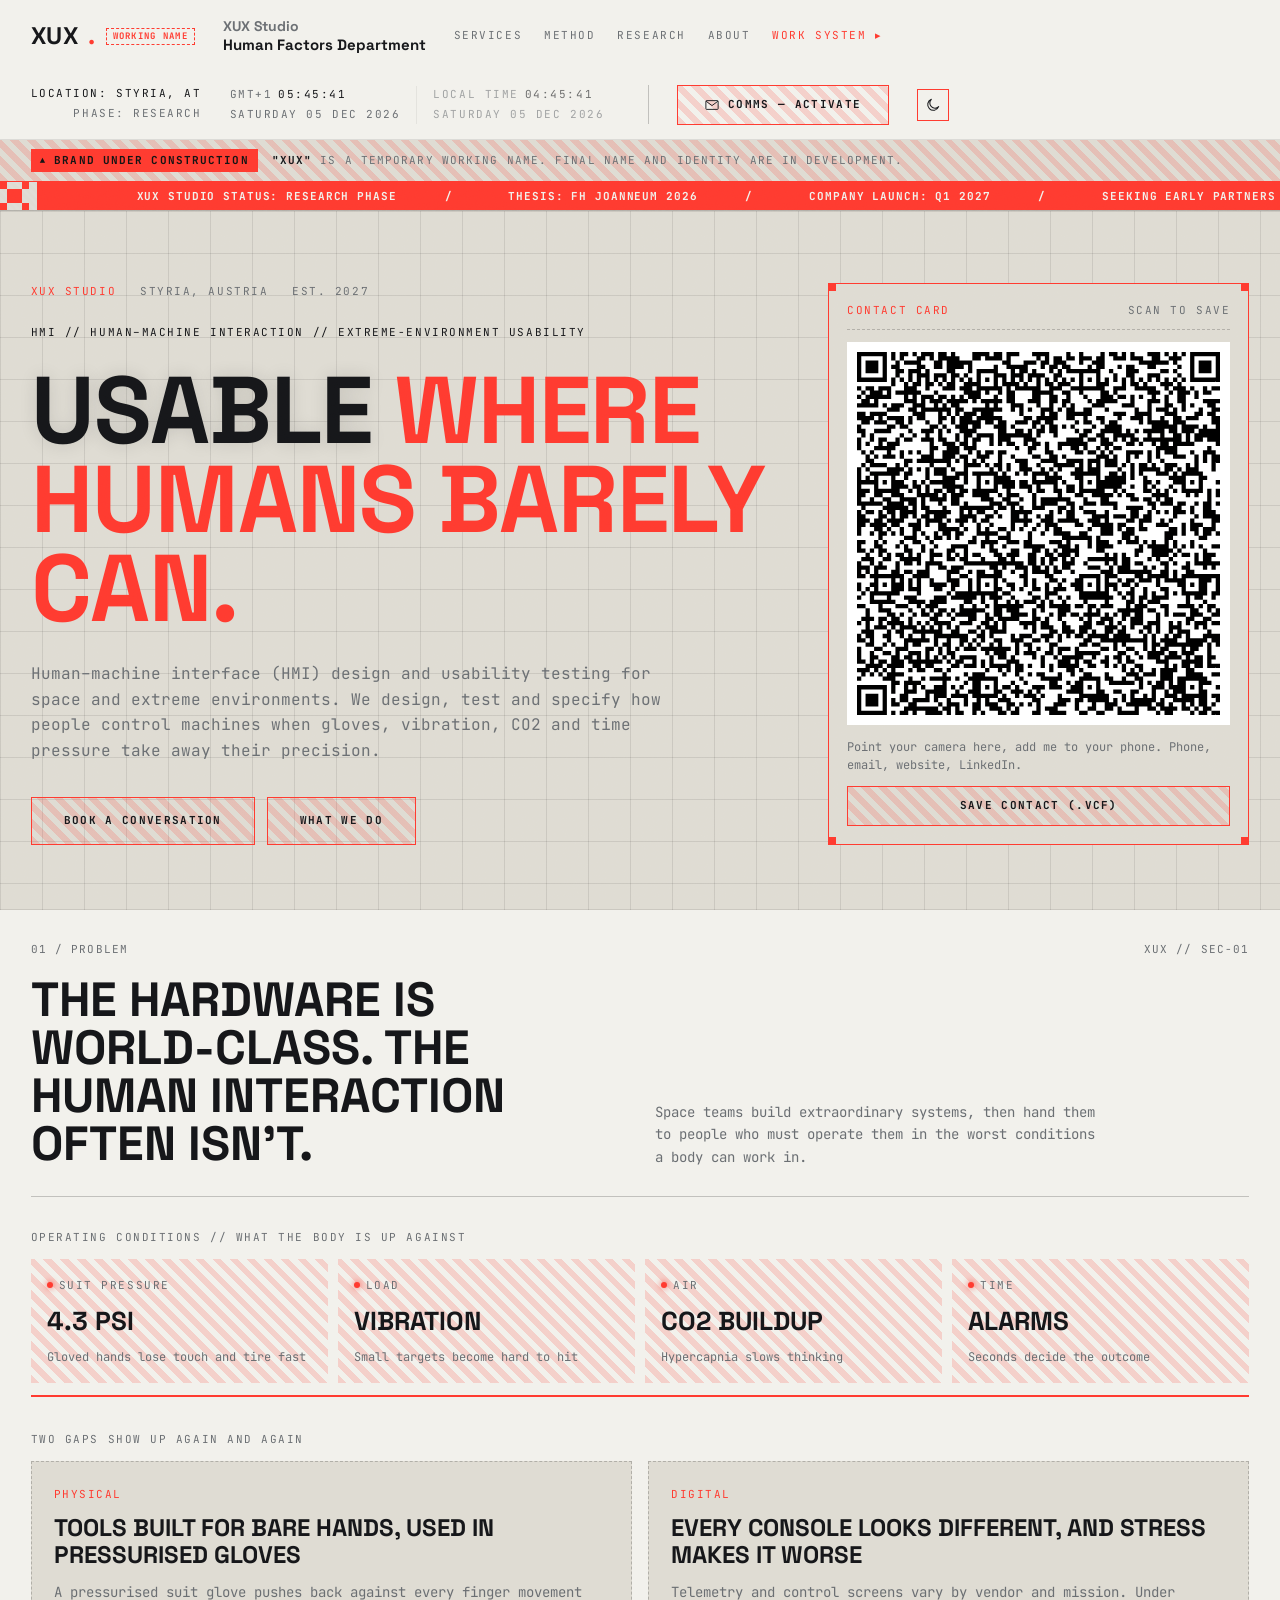
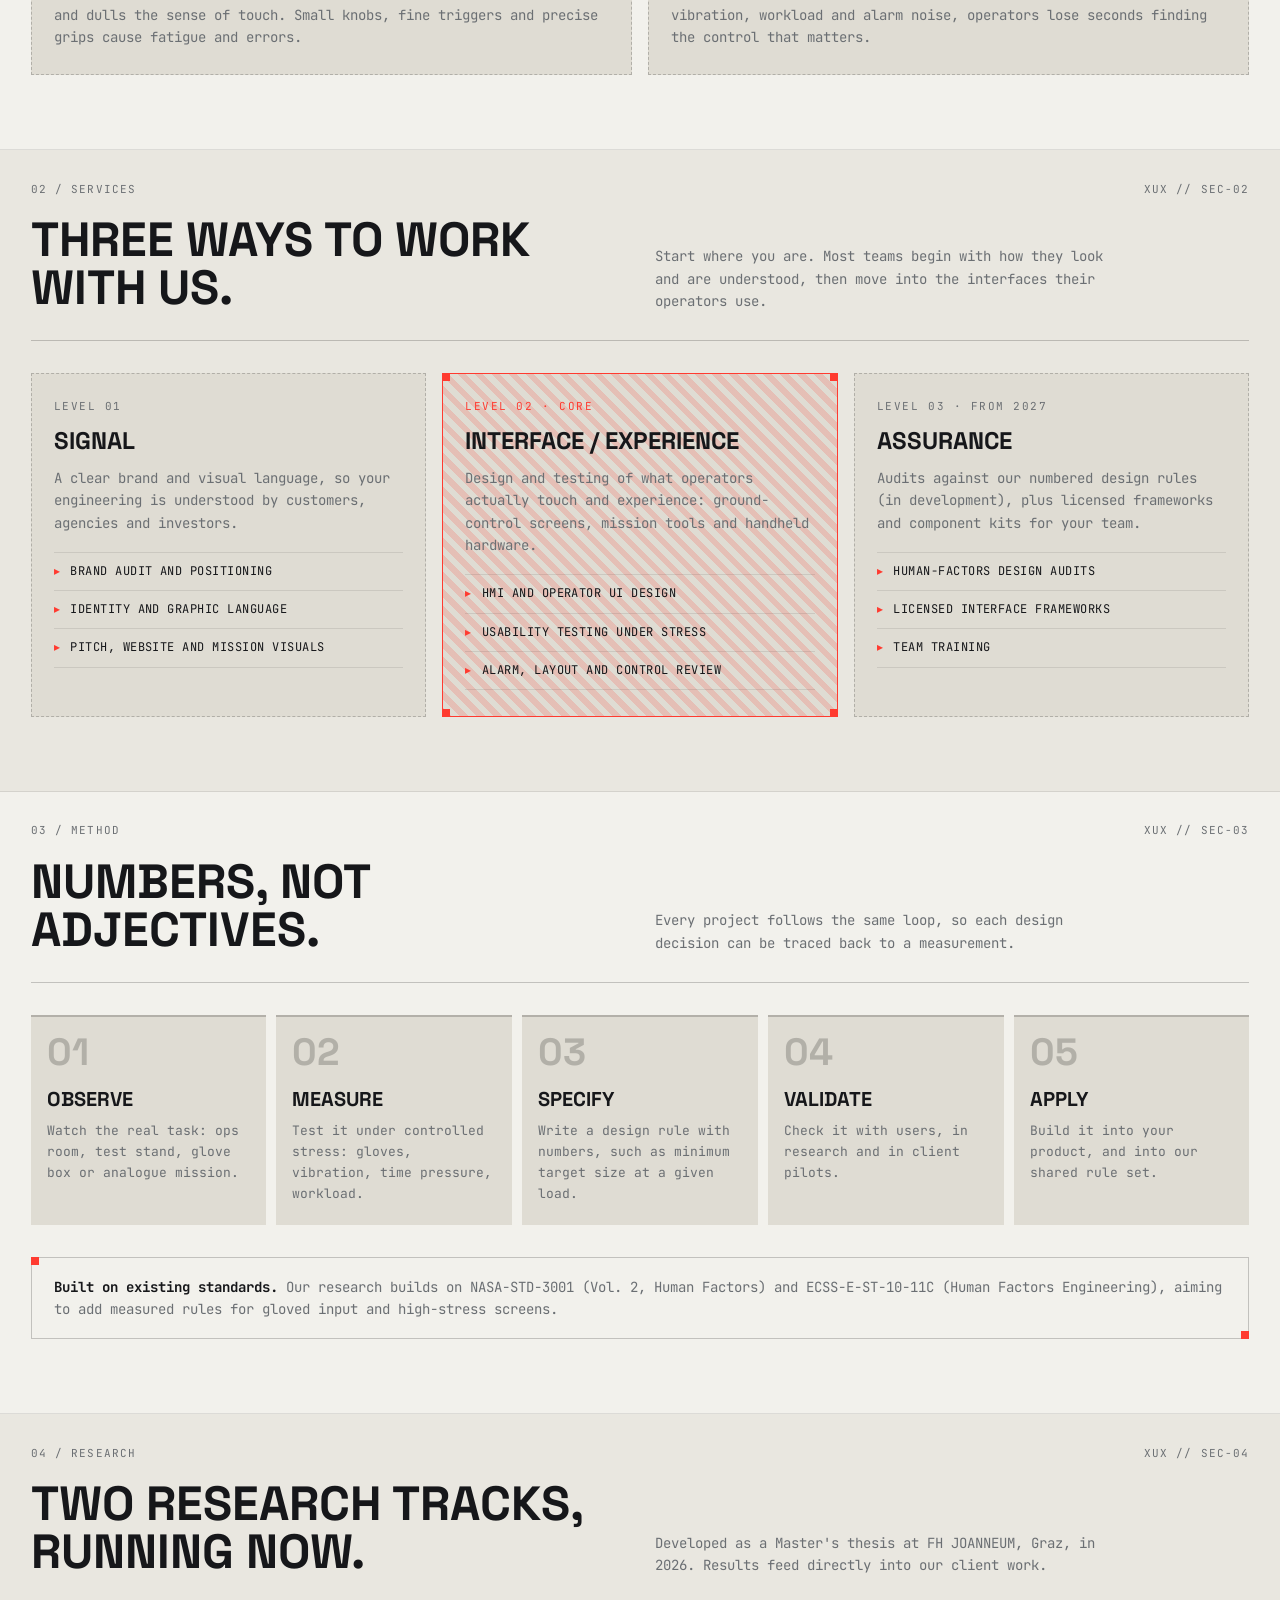
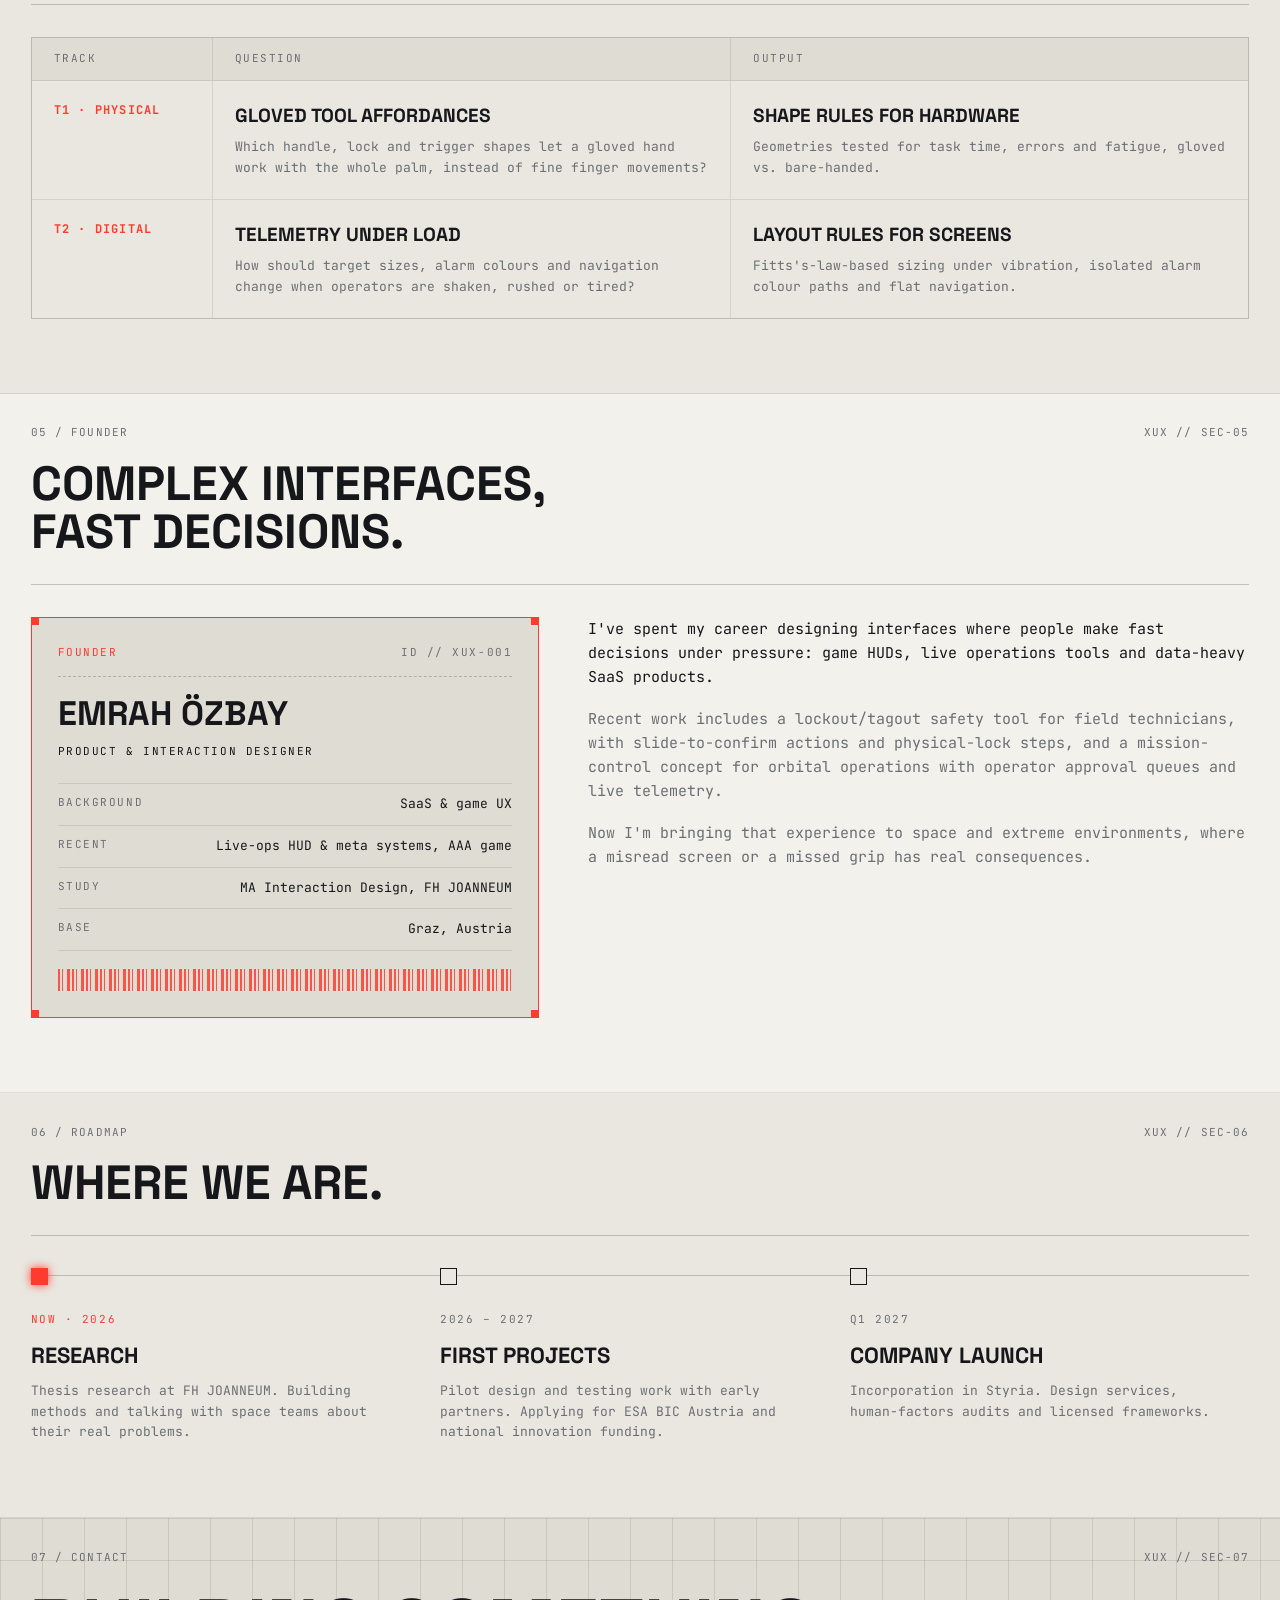
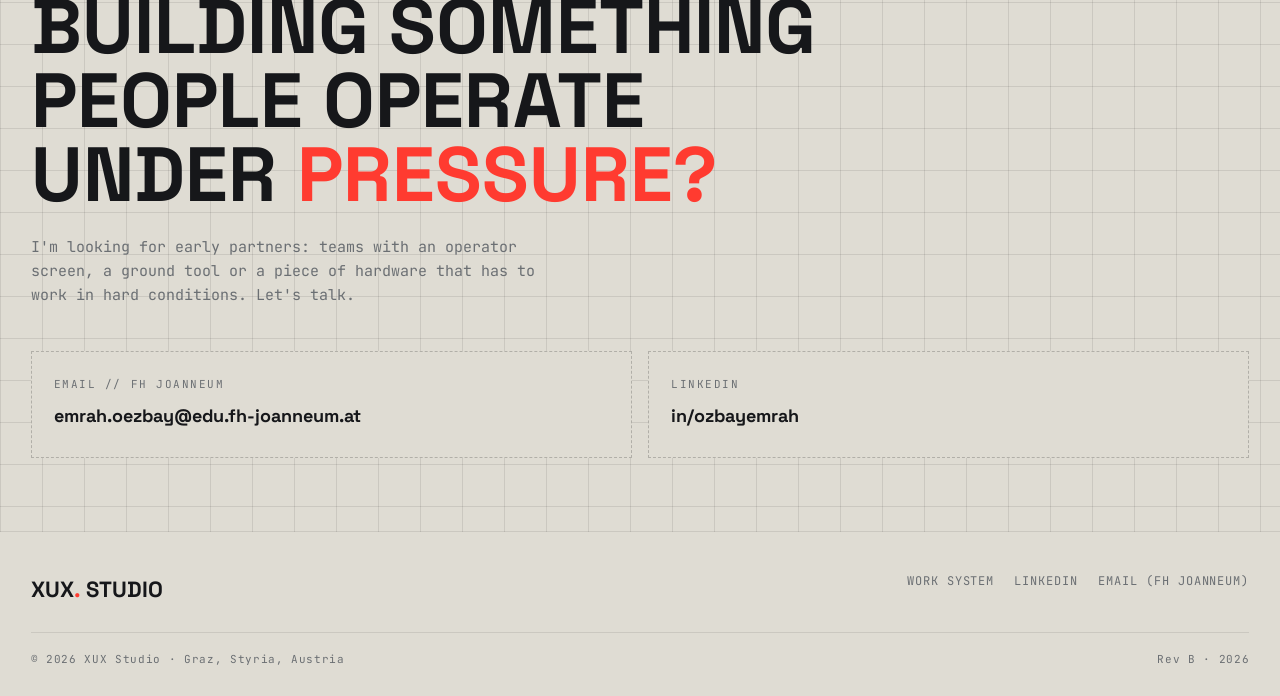
<file: index.html>
<!doctype html>
<html lang="en">
<head>
<meta charset="utf-8">
<meta name="viewport" content="width=device-width, initial-scale=1">
<title>XUX Studio (working name) — Usable where humans barely can</title>
<meta name="description" content="Human-factors and interface design for space and extreme environments. Styria, Austria. XUX is a temporary working name — brand under construction.">
<meta property="og:title" content="XUX Studio (working name) — Usable where humans barely can">
<meta property="og:description" content="Human-factors and interface design for space and extreme environments.">

<!-- same mono/display pairing as the design/ portfolio, self-hosted -->
<link rel="stylesheet" href="assets/fonts/fonts.css">
<script>
  try { if (localStorage.getItem("theme") !== "dark") document.documentElement.setAttribute("data-theme", "light"); } catch (e) {}
</script>
<style>
  /* =========================================================
     XUX — built on the OZBAY industrial / HUD portfolio system
     (design/styles.css): two typefaces, one accent, grid lines,
     brackets and status text.
     ========================================================= */
  :root {
    --bg: #141414;
    --bg-panel: #1a1a1a;
    --bg-panel-alt: #101010;
    --fg: #ededed;
    --muted: #8a8f93;
    --line: rgba(255, 255, 255, 0.09);
    --line-strong: rgba(255, 255, 255, 0.18);
    --accent: #ffffff;
    --accent-dim: rgba(255, 255, 255, 0.14);
    --accent-fg: #141414;
    --hazard: #ff3b30;
    --hazard-dim: rgba(255, 59, 48, 0.18);
    --mono: "JetBrains Mono", ui-monospace, "SFMono-Regular", Menlo, Consolas, monospace;
    --display: "Space Grotesk", var(--mono);
    --gap: clamp(16px, 2.4vw, 32px);
    --stripe: repeating-linear-gradient(45deg, var(--hazard-dim), var(--hazard-dim) 6px, transparent 6px, transparent 12px);
  }
  :root[data-theme="light"] {
    --bg: #f2f1ec;
    --bg-panel: #e9e7e0;
    --bg-panel-alt: #dfdcd3;
    --fg: #16171a;
    --muted: #6b6f73;
    --line: rgba(0, 0, 0, 0.09);
    --line-strong: rgba(0, 0, 0, 0.2);
    --accent: #16171a;
    --accent-dim: rgba(0, 0, 0, 0.12);
    --accent-fg: #f2f1ec;
  }

  * { box-sizing: border-box; margin: 0; padding: 0; }
  html { scroll-behavior: smooth; }
  body {
    background: var(--bg);
    color: var(--fg);
    font-family: var(--mono);
    font-size: 14px;
    line-height: 1.6;
    -webkit-font-smoothing: antialiased;
  }
  ::selection { background: var(--accent); color: var(--accent-fg); }
  a { color: inherit; text-decoration: none; }

  .label {
    font-family: var(--mono);
    font-size: 11px;
    letter-spacing: 0.14em;
    text-transform: uppercase;
    color: var(--muted);
  }
  .label--hz { color: var(--hazard); }
  .label--fg { color: var(--fg); }

  /* ---------- grain ---------- */
  .grain {
    pointer-events: none;
    position: fixed;
    inset: 0;
    z-index: 999;
    opacity: 0.05;
    mix-blend-mode: overlay;
    background-image: url("data:image/svg+xml;utf8,<svg xmlns='http://www.w3.org/2000/svg' width='120' height='120'><filter id='n'><feTurbulence type='fractalNoise' baseFrequency='0.9' numOctaves='2' stitchTiles='stitch'/></filter><rect width='100%25' height='100%25' filter='url(%23n)'/></svg>");
  }

  /* ---------- corner brackets (shared) ---------- */
  .corner {
    position: absolute;
    z-index: 2;
    width: 8px;
    height: 8px;
    background: var(--hazard);
    opacity: 0;
    transition: opacity 0.15s ease;
  }
  .corner.tl { top: -1px; left: -1px; }
  .corner.tr { top: -1px; right: -1px; }
  .corner.bl { bottom: -1px; left: -1px; }
  .corner.br { bottom: -1px; right: -1px; }
  .corner--on { opacity: 1; }

  /* ---------- buttons: one style site-wide ---------- */
  .btn {
    display: inline-flex;
    align-items: center;
    justify-content: center;
    gap: 9px;
    padding: 10px 27px;
    border: 1px solid var(--hazard);
    background: var(--stripe);
    color: var(--accent);
    font-family: var(--mono);
    font-size: 11px;
    font-weight: 700;
    letter-spacing: 0.12em;
    text-transform: uppercase;
    cursor: pointer;
    transition: background 0.15s ease, color 0.15s ease;
  }
  .btn:hover { background: var(--accent); color: var(--accent-fg); }
  .btn--lg { padding: 14px 32px; }

  /* ---------- header ---------- */
  header.site {
    position: sticky;
    top: 0;
    z-index: 100;
    display: flex;
    align-items: center;
    justify-content: space-between;
    flex-wrap: wrap;
    gap: var(--gap);
    padding: 18px var(--gap) 14px;
    background: var(--bg);
    border-bottom: 1px solid var(--line);
  }
  .header__left { display: flex; align-items: center; gap: 28px; }
  .header__right { display: flex; align-items: center; gap: 28px; }
  .header__clockgroup { display: flex; align-items: center; gap: 28px; }

  .logo {
    font-family: var(--display);
    font-weight: 700;
    font-size: 24px;
    line-height: 1;
    letter-spacing: 0.02em;
  }
  .logo span { color: var(--hazard); }
  .office {
    font-family: var(--display);
    font-weight: 700;
    font-size: 14px;
    color: var(--muted);
    line-height: 1.25;
  }
  .office strong { color: var(--fg); display: block; font-size: 15px; }

  .nav { display: flex; gap: 22px; }
  .nav a {
    font-size: 11px;
    letter-spacing: 0.14em;
    text-transform: uppercase;
    color: var(--muted);
    transition: color 0.15s ease;
  }
  .nav a:hover { color: var(--hazard); }
  .nav .nav__deck { color: var(--hazard); }
  .nav .nav__deck:hover { color: var(--fg); }

  .status-block { text-align: right; }
  .status-block .label { display: block; margin-bottom: 2px; }
  .status-block .label:first-child { color: var(--fg); }

  .clock-block { display: flex; align-items: stretch; }
  .clock-block__col { display: flex; flex-direction: column; gap: 3px; padding: 0 16px; }
  .clock-block__col:first-child { padding-left: 0; }
  .clock-block__col--local { opacity: 0.6; border-left: 1px solid var(--line); }
  .clock-block__timerow { display: flex; align-items: baseline; gap: 6px; }
  .clock-block .label { letter-spacing: 0.14em; }
  .clock-block .time { color: var(--fg); font-variant-numeric: tabular-nums; }

  .header__sep { width: 1px; align-self: stretch; background: var(--line-strong); }

  .theme-toggle {
    display: inline-flex;
    align-items: center;
    justify-content: center;
    width: 32px;
    height: 32px;
    border: 1px solid var(--hazard);
    background: transparent;
    color: var(--fg);
    cursor: pointer;
    transition: background 0.15s ease, color 0.15s ease;
  }
  .theme-toggle:hover { background: var(--accent); color: var(--accent-fg); }
  .theme-toggle__icon { display: block; }
  .theme-toggle__icon--moon { display: none; }
  :root[data-theme="light"] .theme-toggle__icon--sun { display: none; }
  :root[data-theme="light"] .theme-toggle__icon--moon { display: block; }

  .header__cta { display: none; }
  @media (min-width: 1180px) { .header__cta { display: inline-flex; } }
  @media (max-width: 1180px) { .header__clockgroup { display: none; } }
  @media (max-width: 860px) { .nav, .office { display: none; } }

  /* ---------- ticker ---------- */
  .ticker {
    --ticker-h: 28.5px;
    position: relative;
    height: var(--ticker-h);
    overflow: hidden;
    background-color: var(--bg-panel-alt);
    background-image: url("assets/scanning_shape1.png");
    background-size: 46px 46px;
    border-bottom: 1px solid var(--line-strong);
  }
  .ticker__unit {
    position: absolute;
    top: 0;
    left: 0;
    height: 100%;
    display: inline-flex;
    align-items: stretch;
    white-space: nowrap;
    animation: ticker-slide 60s linear infinite;
  }
  @keyframes ticker-slide {
    0% { transform: translateX(100vw); }
    100% { transform: translateX(-100%); }
  }
  .ticker__corner {
    flex-shrink: 0;
    width: var(--ticker-h);
    margin-right: 8px;
    display: grid;
    grid-template-columns: 4fr 9fr 4fr;
    grid-template-rows: 4fr 9fr 4fr;
  }
  .ticker__corner span { background: var(--hazard); }
  .ticker__corner span:nth-child(1) { grid-column: 1; grid-row: 1; }
  .ticker__corner span:nth-child(2) { grid-column: 3; grid-row: 1; }
  .ticker__corner span:nth-child(3) { grid-column: 2; grid-row: 2; }
  .ticker__corner span:nth-child(4) { grid-column: 1; grid-row: 3; }
  .ticker__corner span:nth-child(5) { grid-column: 3; grid-row: 3; }
  .ticker__band { flex-shrink: 0; background: var(--hazard); color: var(--accent-fg); }
  .ticker__track {
    display: block;
    font-size: 11px;
    font-weight: 700;
    letter-spacing: 0.08em;
    text-transform: uppercase;
    padding: 6px 100px;
  }
  .ticker__track span { margin-right: 48px; }
  .ticker__track span:last-child { margin-right: 0; }
  @media (prefers-reduced-motion: reduce) {
    .ticker__unit { animation: none; transform: none; }
  }

  /* ---------- hero ---------- */
  .hero {
    position: relative;
    padding: 72px var(--gap) 64px;
    border-bottom: 1px solid var(--line);
    background:
      linear-gradient(var(--line) 1px, transparent 1px) 0 0 / 100% 42px,
      linear-gradient(90deg, var(--line) 1px, transparent 1px) 0 0 / 42px 100%,
      var(--bg-panel-alt);
  }
  .hero__eyebrow { display: flex; gap: 24px; flex-wrap: wrap; }
  .hero h1 {
    font-family: var(--display);
    font-weight: 700;
    text-transform: uppercase;
    font-size: clamp(40px, 7.4vw, 112px);
    line-height: 0.94;
    letter-spacing: -0.01em;
    max-width: 14ch;
    margin: 24px 0 28px;
    color: var(--accent);
    text-shadow: 0 0 18px var(--accent-dim);
  }
  .hero h1 em { font-style: normal; color: var(--hazard); text-shadow: none; }
  .hero__lead {
    font-size: clamp(13px, 1.5vw, 16px);
    color: var(--muted);
    max-width: 640px;
  }
  .hero__actions { margin-top: 34px; display: flex; gap: 12px; flex-wrap: wrap; }

  .conditions { margin-bottom: 48px; }
  .conditions__label { display: block; margin-bottom: 12px; }
  .readout {
    position: relative;
    display: grid;
    grid-template-columns: repeat(4, 1fr);
    gap: 10px;
  }
  .readout::after {
    content: "";
    position: absolute;
    left: 0;
    right: 0;
    bottom: -14px;
    height: 2px;
    background: var(--hazard);
  }
  .readout__cell {
    padding: 14px 16px 16px;
    background-image: var(--stripe);
  }
  .readout__cell .label .dot {
    display: inline-block;
    width: 6px; height: 6px;
    border-radius: 50%;
    background: var(--hazard);
    margin-right: 6px;
    box-shadow: 0 0 6px var(--hazard);
    vertical-align: 1px;
  }
  .readout__cell b {
    display: block;
    font-family: var(--display);
    font-weight: 700;
    font-size: 26px;
    text-transform: uppercase;
    color: var(--accent);
    margin: 6px 0 2px;
  }
  .readout__cell small { color: var(--muted); font-size: 12px; }

  /* ---------- sections ---------- */
  .sec {
    position: relative;
    scroll-margin-top: 80px;
    border-bottom: 1px solid var(--line);
    padding: var(--gap) var(--gap) calc(var(--gap) * 2.4);
    background: var(--bg);
  }
  .sec--alt { background: var(--bg-panel); }
  .sec__bar {
    display: flex;
    justify-content: space-between;
    gap: 16px;
    font-size: 11px;
    letter-spacing: 0.1em;
    text-transform: uppercase;
    color: var(--muted);
    margin-bottom: 18px;
  }
  .sec__head {
    display: grid;
    grid-template-columns: 1fr 1fr;
    gap: var(--gap);
    align-items: end;
    padding-bottom: 28px;
    margin-bottom: 32px;
    border-bottom: 1px solid var(--line-strong);
  }
  .sec__head h2 {
    font-family: var(--display);
    font-weight: 700;
    text-transform: uppercase;
    font-size: clamp(28px, 4vw, 48px);
    line-height: 1;
    max-width: 18ch;
  }
  .sec__head p { color: var(--muted); max-width: 56ch; }

  /* ---------- tile cards (dashed, bracket-on-hover) ---------- */
  .tiles { display: grid; gap: 16px; }
  .tiles--2 { grid-template-columns: repeat(2, 1fr); }
  .tiles--3 { grid-template-columns: repeat(3, 1fr); }
  .tile {
    position: relative;
    display: flex;
    flex-direction: column;
    gap: 12px;
    padding: 24px 22px 26px;
    border: 1px dashed var(--line-strong);
    background: var(--bg-panel-alt);
    transition: border-color 0.15s ease, background 0.15s ease, transform 0.15s ease;
  }
  .tile:hover {
    border-color: var(--accent);
    border-style: solid;
    background: var(--accent-dim);
    transform: translateY(-3px);
  }
  .tile:hover .corner { opacity: 1; }
  .tile h3 {
    font-family: var(--display);
    font-weight: 700;
    font-size: clamp(20px, 2vw, 24px);
    line-height: 1.12;
    text-transform: uppercase;
  }
  .tile p { color: var(--muted); }
  .tile ul { list-style: none; margin-top: 6px; border-top: 1px solid var(--line); }
  .tile li {
    display: flex;
    gap: 10px;
    padding: 9px 0;
    border-bottom: 1px solid var(--line);
    font-size: 12px;
    letter-spacing: 0.04em;
    text-transform: uppercase;
  }
  .tile li::before { content: "▸"; color: var(--hazard); }
  /* highlighted tile — the core offer: solid hazard frame + stripe */
  .tile--hl { border: 1px solid var(--hazard); background: var(--stripe), var(--bg-panel-alt); }
  .tile--hl .corner { opacity: 1; }
  .tile--hl:hover { border-color: var(--hazard); }

  /* ---------- method ---------- */
  .steps { display: grid; grid-template-columns: repeat(5, 1fr); gap: 10px; }
  .step {
    position: relative;
    padding: 16px 16px 20px;
    border-top: 2px solid var(--line-strong);
    background: var(--bg-panel-alt);
    transition: border-color 0.15s ease;
  }
  .step:hover { border-top-color: var(--hazard); }
  .step__num {
    font-family: var(--display);
    font-weight: 700;
    font-size: 38px;
    line-height: 1;
    color: var(--line-strong);
    transition: color 0.15s ease;
  }
  .step:hover .step__num { color: var(--hazard); }
  .step b {
    display: block;
    font-family: var(--display);
    font-weight: 700;
    font-size: 20px;
    text-transform: uppercase;
    margin: 12px 0 6px;
  }
  .step p { color: var(--muted); font-size: 13px; }
  .note {
    position: relative;
    margin-top: 32px;
    padding: 18px 22px;
    border: 1px solid var(--line-strong);
    color: var(--muted);
  }
  .note b { color: var(--fg); }

  /* ---------- research spec table ---------- */
  .spec { border: 1px solid var(--line-strong); }
  .spec .row { display: grid; grid-template-columns: 180px 1fr 1fr; border-bottom: 1px solid var(--line); }
  .spec .row:last-child { border-bottom: 0; }
  .spec .row > div { padding: 20px 22px; }
  .spec .row > div + div { border-left: 1px solid var(--line); }
  .spec .th { background: var(--bg-panel-alt); }
  .spec .th > div { padding-top: 12px; padding-bottom: 12px; }
  .spec .k { font-size: 12px; font-weight: 700; letter-spacing: 0.1em; text-transform: uppercase; color: var(--hazard); }
  .spec h4 {
    font-family: var(--display);
    font-weight: 700;
    font-size: 19px;
    text-transform: uppercase;
    margin-bottom: 6px;
  }
  .spec p { color: var(--muted); font-size: 13px; }

  /* ---------- founder ---------- */
  .founder { display: grid; grid-template-columns: 1fr 1.3fr; gap: calc(var(--gap) * 1.6); align-items: start; }
  .idcard {
    position: relative;
    padding: 26px;
    border: 1px solid var(--hazard);
    background: var(--bg-panel-alt);
  }
  .idcard__top {
    display: flex;
    justify-content: space-between;
    padding-bottom: 14px;
    border-bottom: 1px dashed var(--line-strong);
  }
  .idcard h3 {
    font-family: var(--display);
    font-weight: 700;
    font-size: 34px;
    text-transform: uppercase;
    line-height: 1;
    margin: 20px 0 8px;
  }
  .idcard dl { margin-top: 22px; border-top: 1px solid var(--line); }
  .idcard dl div {
    display: flex;
    justify-content: space-between;
    gap: 16px;
    padding: 10px 0;
    border-bottom: 1px solid var(--line);
    font-size: 13px;
  }
  .idcard dd { text-align: right; }
  .idcard__barcode {
    margin-top: 18px;
    height: 22px;
    background: repeating-linear-gradient(90deg,
      var(--hazard) 0 2px, transparent 2px 4px,
      var(--hazard) 4px 5px, transparent 5px 9px,
      var(--hazard) 9px 12px, transparent 12px 14px);
    opacity: 0.85;
  }
  .founder__text p { color: var(--muted); margin-bottom: 18px; font-size: 15px; }
  .founder__text p:first-child { color: var(--fg); }

  /* ---------- roadmap ---------- */
  .road { display: grid; grid-template-columns: repeat(3, 1fr); gap: 10px; position: relative; }
  .road::before {
    content: "";
    position: absolute;
    left: 0; right: 0; top: 7px;
    height: 1px;
    background: var(--line-strong);
  }
  .ph { position: relative; padding-right: 24px; }
  .ph::before {
    content: "";
    display: block;
    width: 15px;
    height: 15px;
    border: 1px solid var(--fg);
    background: var(--bg-panel);
    margin-bottom: 22px;
  }
  .ph--now::before { background: var(--hazard); border-color: var(--hazard); box-shadow: 0 0 10px var(--hazard); }
  .ph h3 {
    font-family: var(--display);
    font-weight: 700;
    font-size: 22px;
    text-transform: uppercase;
    margin: 8px 0 8px;
  }
  .ph p { color: var(--muted); font-size: 13px; }

  /* ---------- contact ---------- */
  .contact {
    background:
      linear-gradient(var(--line) 1px, transparent 1px) 0 0 / 100% 42px,
      linear-gradient(90deg, var(--line) 1px, transparent 1px) 0 0 / 42px 100%,
      var(--bg-panel-alt);
  }
  .contact h2 {
    font-family: var(--display);
    font-weight: 700;
    text-transform: uppercase;
    font-size: clamp(34px, 6vw, 80px);
    line-height: 0.96;
    max-width: 16ch;
    margin: 24px 0 24px;
  }
  .contact__lead { color: var(--muted); max-width: 56ch; font-size: 15px; }
  .links { display: grid; grid-template-columns: repeat(2, 1fr); gap: 16px; margin-top: 44px; }
  .links .tile { gap: 8px; }
  .links .v { font-family: var(--display); font-weight: 700; font-size: 18px; word-break: break-word; }
  .links .tile:hover .v { color: var(--hazard); }

  /* ---------- brand-under-construction signals ---------- */
  .logo { display: inline-flex; align-items: center; gap: 10px; }
  .logo__tag {
    padding: 3px 6px;
    border: 1px dashed var(--hazard);
    font-family: var(--mono);
    font-size: 9px;
    font-weight: 700;
    letter-spacing: 0.14em;
    text-transform: uppercase;
    color: var(--hazard);
  }
  .wip {
    display: flex;
    align-items: center;
    gap: 14px;
    flex-wrap: wrap;
    padding: 9px var(--gap);
    background: var(--stripe), var(--bg-panel-alt);
    border-bottom: 1px solid var(--hazard);
    font-size: 11px;
    letter-spacing: 0.1em;
    text-transform: uppercase;
    color: var(--muted);
  }
  .wip__flag {
    display: inline-flex;
    align-items: center;
    gap: 8px;
    padding: 3px 9px;
    background: var(--hazard);
    color: #141414;
    font-weight: 700;
  }
  .wip__flag::before { content: "▲"; font-size: 9px; }
  .wip strong { color: var(--fg); }

  /* ---------- hero contact card QR (vCard) ---------- */
  .hero__top {
    display: grid;
    grid-template-columns: minmax(0, 1fr) auto;
    gap: calc(var(--gap) * 1.5);
    align-items: stretch;   /* card spans eyebrow → buttons */
  }
  .vcard {
    position: relative;
    display: flex;
    flex-direction: column;
    gap: 12px;
    width: 268px;
    padding: 18px;
    border: 1px solid var(--hazard);
    background: var(--bg-panel-alt);
  }
  .vcard__head {
    display: flex;
    justify-content: space-between;
    padding-bottom: 10px;
    border-bottom: 1px dashed var(--line-strong);
  }
  /* QR stays dark-on-white in both themes — inverted codes scan badly */
  /* square QR; on desktop the inline script widens the card so the
     QR fills whatever height the hero text leaves (fitVcard) */
  .vcard__qr {
    width: 100%;
    aspect-ratio: 1;
    padding: 10px;
    background: #ffffff;
  }
  .vcard__hint { margin-top: auto; }
  .vcard__qr svg { display: block; width: 100%; height: 100%; }
  .vcard__qr:empty::after {
    content: "QR // loading";
    display: grid;
    place-items: center;
    height: 100%;
    font-size: 10px;
    letter-spacing: 0.14em;
    text-transform: uppercase;
    color: #8a8f93;
  }
  .vcard__hint { color: var(--muted); font-size: 12px; line-height: 1.5; }
  .vcard__btn { width: 100%; padding-left: 12px; padding-right: 12px; }
  @media (max-width: 900px) {
    .hero__top { grid-template-columns: 1fr; align-items: start; }
  }
  @media (max-width: 480px) {
    .vcard { width: 100%; }
  }

  /* ---------- footer ---------- */
  footer.site { padding: 40px var(--gap) 28px; background: var(--bg-panel-alt); }
  .footer__top {
    display: flex;
    justify-content: space-between;
    flex-wrap: wrap;
    gap: 24px;
    padding-bottom: 24px;
    border-bottom: 1px solid var(--line);
  }
  .footer__wordmark { font-family: var(--display); font-weight: 700; font-size: 22px; text-transform: uppercase; }
  .footer__wordmark span { color: var(--hazard); }
  .footer__links { display: flex; gap: 20px; flex-wrap: wrap; }
  .footer__links a { font-size: 12px; letter-spacing: 0.08em; text-transform: uppercase; color: var(--muted); }
  .footer__links a:hover { color: var(--accent); }
  .footer__bottom {
    display: flex;
    justify-content: space-between;
    flex-wrap: wrap;
    gap: 8px;
    margin-top: 18px;
    color: var(--muted);
    font-size: 11px;
    letter-spacing: 0.06em;
  }

  /* ---------- reveal ---------- */
  .reveal { opacity: 0; transform: translateY(18px); transition: opacity .6s ease, transform .6s ease; }
  .reveal.in { opacity: 1; transform: none; }
  @media (prefers-reduced-motion: reduce) { .reveal { opacity: 1; transform: none; transition: none; } }

  /* ---------- responsive ---------- */
  @media (max-width: 900px) {
    .sec__head { grid-template-columns: 1fr; gap: 12px; }
    .tiles--2, .tiles--3, .links { grid-template-columns: 1fr; }
    .readout { grid-template-columns: 1fr 1fr; }
    .steps { grid-template-columns: 1fr; }
    .spec .row { grid-template-columns: 1fr; }
    .spec .row > div + div { border-left: 0; border-top: 1px solid var(--line); }
    .spec .th { display: none; }
    .road { grid-template-columns: 1fr; gap: 34px; }
    .road::before { display: none; }
    .founder { grid-template-columns: 1fr; }
  }
  @media (max-width: 480px) {
    .readout { grid-template-columns: 1fr; }
    .readout__cell b { font-size: 21px; }
    .hero__actions .btn { width: 100%; }
  }
</style>
</head>
<body>
<div class="grain" aria-hidden="true"></div>

<header class="site">
  <div class="header__left">
    <a href="#top" class="logo" title="XUX is a temporary working name">XUX<span>.</span><span class="logo__tag">Working name</span></a>
    <div class="office">
      XUX Studio
      <strong>Human Factors Department</strong>
    </div>
    <nav class="nav">
      <a href="#offer">Services</a>
      <a href="#method">Method</a>
      <a href="#research">Research</a>
      <a href="#about">About</a>
      <a href="work-system.html" class="nav__deck">Work system ▸</a>
    </nav>
  </div>

  <div class="header__right">
    <div class="header__clockgroup">
      <div class="status-block">
        <span class="label">Location: Styria, AT</span>
        <span class="label">Phase: Research</span>
      </div>
      <div class="clock-block">
        <div class="clock-block__col">
          <div class="clock-block__timerow">
            <span class="label" id="clock-zone-vienna">GMT</span>
            <span class="label time" id="clock-time">--:--:--</span>
          </div>
          <span class="label" id="clock-date">Loading</span>
        </div>
        <div class="clock-block__col clock-block__col--local">
          <div class="clock-block__timerow">
            <span class="label">Local Time</span>
            <span class="label time" id="clock-time-local">--:--:--</span>
          </div>
          <span class="label" id="clock-date-local">Loading</span>
        </div>
      </div>
      <span class="header__sep" aria-hidden="true"></span>
    </div>

    <a href="#contact" class="btn header__cta">
      <svg viewBox="0 0 24 24" width="14" height="14" aria-hidden="true">
        <rect x="1.5" y="4.5" width="21" height="15" rx="1" fill="none" stroke="currentColor" stroke-width="1.6" />
        <path d="M2.5 6 L12 13 L21.5 6" fill="none" stroke="currentColor" stroke-width="1.6" stroke-linecap="round" stroke-linejoin="round" />
      </svg>
      <span>Comms — Activate</span>
    </a>

    <button class="theme-toggle" type="button" aria-pressed="false" aria-label="Switch to light theme">
      <svg class="theme-toggle__icon theme-toggle__icon--sun" viewBox="0 0 24 24" width="16" height="16" aria-hidden="true">
        <circle cx="12" cy="12" r="4.5" fill="none" stroke="currentColor" stroke-width="1.6" />
        <g stroke="currentColor" stroke-width="1.6" stroke-linecap="round">
          <line x1="12" y1="1.5" x2="12" y2="4.5" /><line x1="12" y1="19.5" x2="12" y2="22.5" />
          <line x1="1.5" y1="12" x2="4.5" y2="12" /><line x1="19.5" y1="12" x2="22.5" y2="12" />
          <line x1="4.4" y1="4.4" x2="6.5" y2="6.5" /><line x1="17.5" y1="17.5" x2="19.6" y2="19.6" />
          <line x1="4.4" y1="19.6" x2="6.5" y2="17.5" /><line x1="17.5" y1="6.5" x2="19.6" y2="4.4" />
        </g>
      </svg>
      <svg class="theme-toggle__icon theme-toggle__icon--moon" viewBox="0 0 24 24" width="16" height="16" aria-hidden="true">
        <path d="M20.5 14.5A8.5 8.5 0 1 1 9.5 3.5a7 7 0 0 0 11 11Z" fill="none" stroke="currentColor" stroke-width="1.6" stroke-linejoin="round" />
      </svg>
    </button>
  </div>
</header>

<div class="wip" role="note">
  <span class="wip__flag">Brand under construction</span>
  <span><strong>"XUX"</strong> is a temporary working name. Final name and identity are in development.</span>
</div>

<div class="ticker" aria-hidden="true">
  <div class="ticker__unit">
    <div class="ticker__corner"><span></span><span></span><span></span><span></span><span></span></div>
    <div class="ticker__band">
      <div class="ticker__track">
        <span>XUX Studio status: research phase</span><span>/</span>
        <span>Thesis: FH JOANNEUM 2026</span><span>/</span>
        <span>Company launch: Q1 2027</span><span>/</span>
        <span>Seeking early partners</span><span>/</span>
        <span>Space &amp; extreme environments</span>
      </div>
    </div>
  </div>
</div>

<main id="top">

  <div class="hero">
   <div class="hero__top">
   <div class="hero__main">
    <div class="hero__eyebrow">
      <span class="label label--hz">XUX Studio</span>
      <span class="label">Styria, Austria</span>
      <span class="label">Est. 2027</span>
      <span class="label label--fg">HMI // Human–machine interaction // Extreme-environment usability</span>
    </div>
    <h1>Usable <em>where humans barely can.</em></h1>
    <p class="hero__lead">Human–machine interface (HMI) design and usability testing for space and extreme environments. We design, test and specify how people control machines when gloves, vibration, CO2 and time pressure take away their precision.</p>
    <div class="hero__actions">
      <a class="btn btn--lg" href="#contact">Book a conversation</a>
      <a class="btn btn--lg" href="#offer">What we do</a>
    </div>
   </div>
    <aside class="vcard">
      <i class="corner tl corner--on"></i><i class="corner tr corner--on"></i><i class="corner bl corner--on"></i><i class="corner br corner--on"></i>
      <div class="vcard__head"><span class="label label--hz">Contact card</span><span class="label">Scan to save</span></div>
      <div class="vcard__qr" id="vcard-qr" data-vcard-qr role="img" aria-label="QR code: save Emrah Özbay's contact card"></div>
      <p class="vcard__hint">Point your camera here, add me to your phone. Phone, email, website, LinkedIn.</p>
      <a class="btn vcard__btn" id="vcard-download" data-vcard-download href="#contact" download="Emrah-Ozbay.vcf">Save contact (.vcf)</a>
    </aside>
   </div>
  </div>

  <section class="sec" id="problem">
    <div class="sec__bar"><span>01 / Problem</span><span>XUX // SEC-01</span></div>
    <div class="sec__head reveal">
      <h2>The hardware is world-class. The human interaction often isn't.</h2>
      <p>Space teams build extraordinary systems, then hand them to people who must operate them in the worst conditions a body can work in.</p>
    </div>
    <div class="conditions reveal">
      <span class="label conditions__label">Operating conditions // What the body is up against</span>
      <div class="readout">
        <div class="readout__cell"><span class="label"><span class="dot"></span>Suit pressure</span><b>4.3 psi</b><small>Gloved hands lose touch and tire fast</small></div>
        <div class="readout__cell"><span class="label"><span class="dot"></span>Load</span><b>Vibration</b><small>Small targets become hard to hit</small></div>
        <div class="readout__cell"><span class="label"><span class="dot"></span>Air</span><b>CO2 buildup</b><small>Hypercapnia slows thinking</small></div>
        <div class="readout__cell"><span class="label"><span class="dot"></span>Time</span><b>Alarms</b><small>Seconds decide the outcome</small></div>
      </div>
    </div>
    <span class="label conditions__label reveal">Two gaps show up again and again</span>
    <div class="tiles tiles--2 reveal">
      <div class="tile">
        <i class="corner tl"></i><i class="corner tr"></i><i class="corner bl"></i><i class="corner br"></i>
        <span class="label label--hz">Physical</span>
        <h3>Tools built for bare hands, used in pressurised gloves</h3>
        <p>A pressurised suit glove pushes back against every finger movement and dulls the sense of touch. Small knobs, fine triggers and precise grips cause fatigue and errors.</p>
      </div>
      <div class="tile">
        <i class="corner tl"></i><i class="corner tr"></i><i class="corner bl"></i><i class="corner br"></i>
        <span class="label label--hz">Digital</span>
        <h3>Every console looks different, and stress makes it worse</h3>
        <p>Telemetry and control screens vary by vendor and mission. Under vibration, workload and alarm noise, operators lose seconds finding the control that matters.</p>
      </div>
    </div>
  </section>

  <section class="sec sec--alt" id="offer">
    <div class="sec__bar"><span>02 / Services</span><span>XUX // SEC-02</span></div>
    <div class="sec__head reveal">
      <h2>Three ways to work with us.</h2>
      <p>Start where you are. Most teams begin with how they look and are understood, then move into the interfaces their operators use.</p>
    </div>
    <div class="tiles tiles--3 reveal">
      <div class="tile">
        <i class="corner tl"></i><i class="corner tr"></i><i class="corner bl"></i><i class="corner br"></i>
        <span class="label">Level 01</span>
        <h3>Signal</h3>
        <p>A clear brand and visual language, so your engineering is understood by customers, agencies and investors.</p>
        <ul>
          <li>Brand audit and positioning</li>
          <li>Identity and graphic language</li>
          <li>Pitch, website and mission visuals</li>
        </ul>
      </div>
      <div class="tile tile--hl">
        <i class="corner tl"></i><i class="corner tr"></i><i class="corner bl"></i><i class="corner br"></i>
        <span class="label label--hz">Level 02 · Core</span>
        <h3>Interface / Experience</h3>
        <p>Design and testing of what operators actually touch and experience: ground-control screens, mission tools and handheld hardware.</p>
        <ul>
          <li>HMI and operator UI design</li>
          <li>Usability testing under stress</li>
          <li>Alarm, layout and control review</li>
        </ul>
      </div>
      <div class="tile">
        <i class="corner tl"></i><i class="corner tr"></i><i class="corner bl"></i><i class="corner br"></i>
        <span class="label">Level 03 · From 2027</span>
        <h3>Assurance</h3>
        <p>Audits against our numbered design rules (in development), plus licensed frameworks and component kits for your team.</p>
        <ul>
          <li>Human-factors design audits</li>
          <li>Licensed interface frameworks</li>
          <li>Team training</li>
        </ul>
      </div>
    </div>
  </section>

  <section class="sec" id="method">
    <div class="sec__bar"><span>03 / Method</span><span>XUX // SEC-03</span></div>
    <div class="sec__head reveal">
      <h2>Numbers, not adjectives.</h2>
      <p>Every project follows the same loop, so each design decision can be traced back to a measurement.</p>
    </div>
    <div class="steps reveal">
      <div class="step"><span class="step__num">01</span><b>Observe</b><p>Watch the real task: ops room, test stand, glove box or analogue mission.</p></div>
      <div class="step"><span class="step__num">02</span><b>Measure</b><p>Test it under controlled stress: gloves, vibration, time pressure, workload.</p></div>
      <div class="step"><span class="step__num">03</span><b>Specify</b><p>Write a design rule with numbers, such as minimum target size at a given load.</p></div>
      <div class="step"><span class="step__num">04</span><b>Validate</b><p>Check it with users, in research and in client pilots.</p></div>
      <div class="step"><span class="step__num">05</span><b>Apply</b><p>Build it into your product, and into our shared rule set.</p></div>
    </div>
    <div class="note reveal">
      <i class="corner tl corner--on"></i><i class="corner br corner--on"></i>
      <b>Built on existing standards.</b> Our research builds on NASA-STD-3001 (Vol. 2, Human Factors) and ECSS-E-ST-10-11C (Human Factors Engineering), aiming to add measured rules for gloved input and high-stress screens.
    </div>
  </section>

  <section class="sec sec--alt" id="research">
    <div class="sec__bar"><span>04 / Research</span><span>XUX // SEC-04</span></div>
    <div class="sec__head reveal">
      <h2>Two research tracks, running now.</h2>
      <p>Developed as a Master's thesis at FH JOANNEUM, Graz, in 2026. Results feed directly into our client work.</p>
    </div>
    <div class="spec reveal">
      <div class="row th"><div class="label">Track</div><div class="label">Question</div><div class="label">Output</div></div>
      <div class="row">
        <div class="k">T1 · Physical</div>
        <div><h4>Gloved tool affordances</h4><p>Which handle, lock and trigger shapes let a gloved hand work with the whole palm, instead of fine finger movements?</p></div>
        <div><h4>Shape rules for hardware</h4><p>Geometries tested for task time, errors and fatigue, gloved vs. bare-handed.</p></div>
      </div>
      <div class="row">
        <div class="k">T2 · Digital</div>
        <div><h4>Telemetry under load</h4><p>How should target sizes, alarm colours and navigation change when operators are shaken, rushed or tired?</p></div>
        <div><h4>Layout rules for screens</h4><p>Fitts's-law-based sizing under vibration, isolated alarm colour paths and flat navigation.</p></div>
      </div>
    </div>
  </section>

  <section class="sec" id="about">
    <div class="sec__bar"><span>05 / Founder</span><span>XUX // SEC-05</span></div>
    <div class="sec__head reveal">
      <h2>Complex interfaces, fast decisions.</h2>
    </div>
    <div class="founder reveal">
      <div class="idcard">
        <i class="corner tl corner--on"></i><i class="corner tr corner--on"></i><i class="corner bl corner--on"></i><i class="corner br corner--on"></i>
        <div class="idcard__top"><span class="label label--hz">Founder</span><span class="label">ID // XUX-001</span></div>
        <h3>Emrah Özbay</h3>
        <span class="label label--fg">Product &amp; Interaction Designer</span>
        <dl>
          <div><dt class="label">Background</dt><dd>SaaS &amp; game UX</dd></div>
          <div><dt class="label">Recent</dt><dd>Live-ops HUD &amp; meta systems, AAA game</dd></div>
          <div><dt class="label">Study</dt><dd>MA Interaction Design, FH JOANNEUM</dd></div>
          <div><dt class="label">Base</dt><dd>Graz, Austria</dd></div>
        </dl>
        <div class="idcard__barcode" aria-hidden="true"></div>
      </div>
      <div class="founder__text">
        <p>I've spent my career designing interfaces where people make fast decisions under pressure: game HUDs, live operations tools and data-heavy SaaS products.</p>
        <p>Recent work includes a lockout/tagout safety tool for field technicians, with slide-to-confirm actions and physical-lock steps, and a mission-control concept for orbital operations with operator approval queues and live telemetry.</p>
        <p>Now I'm bringing that experience to space and extreme environments, where a misread screen or a missed grip has real consequences.</p>
      </div>
    </div>
  </section>

  <section class="sec sec--alt" id="roadmap">
    <div class="sec__bar"><span>06 / Roadmap</span><span>XUX // SEC-06</span></div>
    <div class="sec__head reveal">
      <h2>Where we are.</h2>
    </div>
    <div class="road reveal">
      <div class="ph ph--now"><span class="label label--hz">Now · 2026</span><h3>Research</h3><p>Thesis research at FH JOANNEUM. Building methods and talking with space teams about their real problems.</p></div>
      <div class="ph"><span class="label">2026 – 2027</span><h3>First projects</h3><p>Pilot design and testing work with early partners. Applying for ESA BIC Austria and national innovation funding.</p></div>
      <div class="ph"><span class="label">Q1 2027</span><h3>Company launch</h3><p>Incorporation in Styria. Design services, human-factors audits and licensed frameworks.</p></div>
    </div>
  </section>

  <section class="sec contact" id="contact">
    <div class="sec__bar"><span>07 / Contact</span><span>XUX // SEC-07</span></div>
    <h2>Building something people operate under <span style="color:var(--hazard)">pressure?</span></h2>
    <p class="contact__lead">I'm looking for early partners: teams with an operator screen, a ground tool or a piece of hardware that has to work in hard conditions. Let's talk.</p>
    <div class="links">
      <a class="tile" href="mailto:emrah.oezbay@edu.fh-joanneum.at">
        <i class="corner tl"></i><i class="corner tr"></i><i class="corner bl"></i><i class="corner br"></i>
        <span class="label">Email // FH JOANNEUM</span><span class="v">emrah.oezbay@edu.fh-joanneum.at</span>
      </a>
      <a class="tile" href="https://www.linkedin.com/in/ozbayemrah" target="_blank" rel="noopener">
        <i class="corner tl"></i><i class="corner tr"></i><i class="corner bl"></i><i class="corner br"></i>
        <span class="label">LinkedIn</span><span class="v">in/ozbayemrah</span>
      </a>
    </div>

  </section>

</main>

<footer class="site">
  <div class="footer__top">
    <div class="footer__wordmark">XUX<span>.</span> Studio</div>
    <nav class="footer__links">
      <a href="work-system.html">Work system</a>
      <a href="https://www.linkedin.com/in/ozbayemrah" target="_blank" rel="noopener">LinkedIn</a>
      <a href="mailto:emrah.oezbay@edu.fh-joanneum.at">Email (FH JOANNEUM)</a>
    </nav>
  </div>
  <div class="footer__bottom">
    <span>© <span id="footer-year">2026</span> XUX Studio · Graz, Styria, Austria</span>
    <span>Rev B · 2026</span>
  </div>
</footer>

<script src="assets/vendor/qrcode.min.js"></script>
<script src="assets/vcard.js"></script>
<script>
  document.getElementById("footer-year").textContent = new Date().getFullYear();

  /* fit the hero contact card to the hero's height: the grid stretches
     the card to the text column's height, then the card is widened so
     the square QR uses all the height left after head/hint/button. */
  (function () {
    var card = document.querySelector(".vcard");
    var qr = document.getElementById("vcard-qr");
    var main = document.querySelector(".hero__main");
    if (!card || !qr || !main) return;
    var stacked = window.matchMedia("(max-width: 900px)");
    var MIN = 268, MAX = 520;
    function fit() {
      if (stacked.matches) { card.style.width = ""; return; }
      var cs = getComputedStyle(card);
      var padX = parseFloat(cs.paddingLeft) + parseFloat(cs.paddingRight);
      var padY = parseFloat(cs.paddingTop) + parseFloat(cs.paddingBottom);
      var gap = parseFloat(cs.rowGap) || 0;
      var others = 0, n = 0;
      Array.prototype.forEach.call(card.children, function (el) {
        if (el === qr || el.classList.contains("corner")) return;
        others += el.offsetHeight; n++;
      });
      var qrH = main.offsetHeight - padY - others - gap * n;
      card.style.width = Math.max(MIN, Math.min(MAX, qrH + padX)) + "px";
    }
    fit();
    if ("ResizeObserver" in window) new ResizeObserver(fit).observe(main);
    else window.addEventListener("resize", fit);
    if (document.fonts) document.fonts.ready.then(fit);
  })();

  /* theme toggle — same behaviour/storage key as the portfolio */
  (function () {
    var root = document.documentElement;
    var btn = document.querySelector(".theme-toggle");
    function isLight() { return root.getAttribute("data-theme") === "light"; }
    function update() {
      btn.setAttribute("aria-pressed", String(isLight()));
      btn.setAttribute("aria-label", isLight() ? "Switch to dark theme" : "Switch to light theme");
    }
    update();
    btn.addEventListener("click", function () {
      var light = !isLight();
      if (light) root.setAttribute("data-theme", "light"); else root.removeAttribute("data-theme");
      try { localStorage.setItem("theme", light ? "light" : "dark"); } catch (e) {}
      update();
    });
  })();

  /* live clock: Vienna + visitor's local time */
  (function () {
    var T = { hour: "2-digit", minute: "2-digit", second: "2-digit", hour12: false };
    var D = { weekday: "long", month: "short", day: "2-digit", year: "numeric" };
    function offset(d) {
      try {
        var p = new Intl.DateTimeFormat("en-GB", { timeZone: "Europe/Vienna", timeZoneName: "shortOffset" }).formatToParts(d);
        var z = p.find(function (x) { return x.type === "timeZoneName"; });
        return z ? z.value : "GMT";
      } catch (e) { return "GMT"; }
    }
    function set(id, v) { var el = document.getElementById(id); if (el) el.textContent = v; }
    function tick() {
      var now = new Date();
      set("clock-zone-vienna", offset(now));
      set("clock-time", now.toLocaleTimeString("en-GB", Object.assign({ timeZone: "Europe/Vienna" }, T)));
      set("clock-date", now.toLocaleDateString("en-GB", Object.assign({ timeZone: "Europe/Vienna" }, D)).toUpperCase());
      set("clock-time-local", now.toLocaleTimeString("en-GB", T));
      set("clock-date-local", now.toLocaleDateString("en-GB", D).toUpperCase());
    }
    tick();
    setInterval(tick, 1000);
  })();

  /* scroll reveal */
  (function () {
    var els = document.querySelectorAll(".reveal");
    if (!("IntersectionObserver" in window)) { els.forEach(function (e) { e.classList.add("in"); }); return; }
    var io = new IntersectionObserver(function (entries) {
      entries.forEach(function (en) { if (en.isIntersecting) { en.target.classList.add("in"); io.unobserve(en.target); } });
    }, { threshold: 0.12 });
    els.forEach(function (e) { io.observe(e); });
  })();
</script>
</body>
</html>
</file>
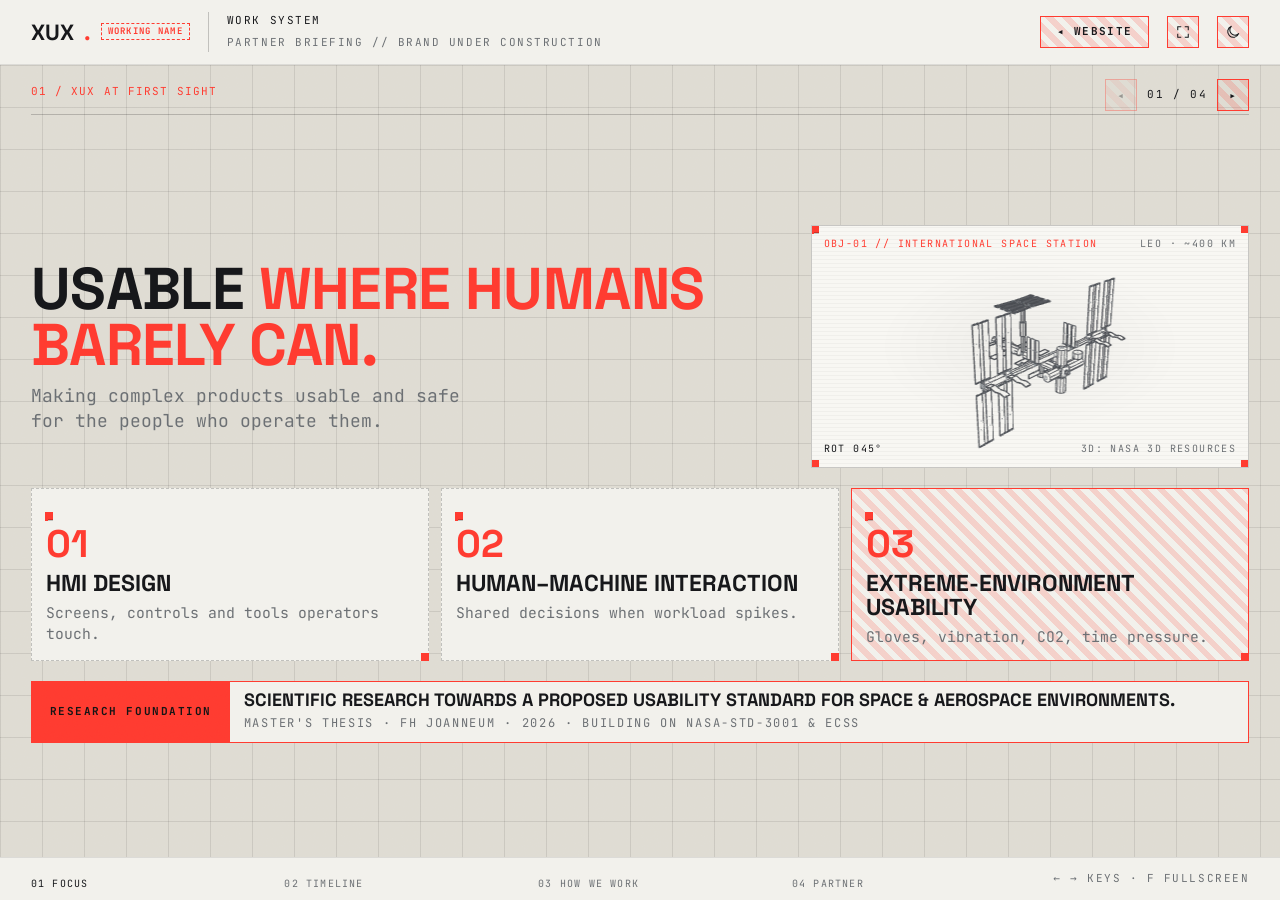
<file: work-system.html>
<!doctype html>
<html lang="en">
<head>
<meta charset="utf-8">
<meta name="viewport" content="width=device-width, initial-scale=1, viewport-fit=cover">
<title>XUX Work System (working name) — Partner briefing</title>
<meta name="description" content="How XUX Studio (working name) works: what we focus on, the timeline to launch, and how we work with partners — from branding to product experience.">
<meta property="og:title" content="XUX Work System — Partner briefing">
<meta property="og:description" content="What we focus on, the launch timeline, and how we work with partners.">

<!-- same mono/display pairing as the design/ portfolio, self-hosted -->
<link rel="stylesheet" href="assets/fonts/fonts.css">
<script>
  try { if (localStorage.getItem("theme") !== "dark") document.documentElement.setAttribute("data-theme", "light"); } catch (e) {}
</script>
<style>
  /* =========================================================
     XUX work-system deck — same tokens and components as
     index.html (and the design/ portfolio). Keep the :root
     block in sync with index.html if colours change.
     ========================================================= */
  :root {
    --bg: #141414;
    --bg-panel: #1a1a1a;
    --bg-panel-alt: #101010;
    --fg: #ededed;
    --muted: #8a8f93;
    --line: rgba(255, 255, 255, 0.09);
    --line-strong: rgba(255, 255, 255, 0.18);
    --accent: #ffffff;
    --accent-dim: rgba(255, 255, 255, 0.14);
    --accent-fg: #141414;
    --hazard: #ff3b30;
    --hazard-dim: rgba(255, 59, 48, 0.18);
    --mono: "JetBrains Mono", ui-monospace, "SFMono-Regular", Menlo, Consolas, monospace;
    --display: "Space Grotesk", var(--mono);
    --gap: clamp(16px, 2.4vw, 32px);
    --stripe: repeating-linear-gradient(45deg, var(--hazard-dim), var(--hazard-dim) 6px, transparent 6px, transparent 12px);
    --grid:
      linear-gradient(var(--line) 1px, transparent 1px) 0 0 / 100% 42px,
      linear-gradient(90deg, var(--line) 1px, transparent 1px) 0 0 / 42px 100%;
  }
  :root[data-theme="light"] {
    --bg: #f2f1ec;
    --bg-panel: #e9e7e0;
    --bg-panel-alt: #dfdcd3;
    --fg: #16171a;
    --muted: #6b6f73;
    --line: rgba(0, 0, 0, 0.09);
    --line-strong: rgba(0, 0, 0, 0.2);
    --accent: #16171a;
    --accent-dim: rgba(0, 0, 0, 0.12);
    --accent-fg: #f2f1ec;
  }

  * { box-sizing: border-box; margin: 0; padding: 0; }
  html, body { height: 100%; }
  body {
    display: flex;
    flex-direction: column;
    height: 100dvh;
    overflow: hidden;
    background: var(--bg);
    color: var(--fg);
    font-family: var(--mono);
    font-size: 14px;
    line-height: 1.6;
    -webkit-font-smoothing: antialiased;
  }
  ::selection { background: var(--accent); color: var(--accent-fg); }
  a { color: inherit; text-decoration: none; }
  img { max-width: 100%; display: block; }

  .label {
    font-size: 11px;
    letter-spacing: 0.14em;
    text-transform: uppercase;
    color: var(--muted);
  }
  .label--hz { color: var(--hazard); }
  .label--fg { color: var(--fg); }
  .hz { color: var(--hazard); }

  .grain {
    pointer-events: none;
    position: fixed;
    inset: 0;
    z-index: 999;
    opacity: 0.05;
    mix-blend-mode: overlay;
    background-image: url("data:image/svg+xml;utf8,<svg xmlns='http://www.w3.org/2000/svg' width='120' height='120'><filter id='n'><feTurbulence type='fractalNoise' baseFrequency='0.9' numOctaves='2' stitchTiles='stitch'/></filter><rect width='100%25' height='100%25' filter='url(%23n)'/></svg>");
  }

  .corner {
    position: absolute;
    z-index: 2;
    width: 8px;
    height: 8px;
    background: var(--hazard);
  }
  .corner.tl { top: -1px; left: -1px; }
  .corner.tr { top: -1px; right: -1px; }
  .corner.bl { bottom: -1px; left: -1px; }
  .corner.br { bottom: -1px; right: -1px; }

  .btn {
    display: inline-flex;
    align-items: center;
    justify-content: center;
    gap: 9px;
    height: 32px;
    padding: 0 16px;
    border: 1px solid var(--hazard);
    background: var(--stripe);
    color: var(--accent);
    font-family: var(--mono);
    font-size: 11px;
    font-weight: 700;
    letter-spacing: 0.12em;
    text-transform: uppercase;
    white-space: nowrap;
    cursor: pointer;
    transition: background 0.15s ease, color 0.15s ease;
  }
  .btn:hover { background: var(--accent); color: var(--accent-fg); }
  .btn:disabled { opacity: 0.35; cursor: default; }
  .btn:disabled:hover { background: var(--stripe); color: var(--accent); }
  .btn--sq { width: 32px; padding: 0; }

  /* ---------- top bar ---------- */
  .top {
    flex-shrink: 0;
    display: flex;
    align-items: center;
    justify-content: space-between;
    gap: var(--gap);
    padding: calc(12px + env(safe-area-inset-top, 0px)) var(--gap) 12px;
    border-bottom: 1px solid var(--line);
    background: var(--bg);
  }
  .top__left, .top__right { display: flex; align-items: center; gap: 18px; }
  .logo {
    display: inline-flex;
    align-items: center;
    gap: 10px;
    font-family: var(--display);
    font-weight: 700;
    font-size: 22px;
    line-height: 1;
  }
  .logo > span:first-child { color: var(--hazard); }
  .logo__tag {
    padding: 3px 6px;
    border: 1px dashed var(--hazard);
    font-family: var(--mono);
    font-size: 9px;
    font-weight: 700;
    letter-spacing: 0.14em;
    text-transform: uppercase;
    color: var(--hazard);
  }
  .top__title { border-left: 1px solid var(--line-strong); padding-left: 18px; }

  .theme-toggle__icon--moon { display: none; }
  :root[data-theme="light"] .theme-toggle__icon--sun { display: none; }
  :root[data-theme="light"] .theme-toggle__icon--moon { display: block; }
  @media (max-width: 760px) {
    .top__title, .btn--back span, .logo__tag { display: none; }
    .top__right { gap: 10px; }
  }

  /* ---------- deck ---------- */
  .deck {
    position: relative;
    flex: 1;
    min-height: 0;
    overflow: hidden;
    background: var(--grid), var(--bg-panel-alt);
  }
  /* arrows + counter, pinned over each slide's top bar (right end);
     outside the track so they don't slide away with the slide */
  .deck__nav {
    position: absolute;
    z-index: 5;
    top: clamp(18px, 3.2vh, 40px);
    right: var(--gap);
    display: flex;
    align-items: center;
    gap: 10px;
    height: 32px;
  }
  .deck__count { font-variant-numeric: tabular-nums; min-width: 60px; text-align: center; }
  .deck__track {
    display: flex;
    height: 100%;
    transition: transform 0.6s cubic-bezier(0.7, 0, 0.2, 1);
  }
  @media (prefers-reduced-motion: reduce) { .deck__track { transition: none; } }

  .slide {
    flex: 0 0 100%;
    height: 100%;
    overflow-y: auto;
    display: flex;
    flex-direction: column;
    padding: clamp(18px, 3.2vh, 40px) var(--gap) clamp(20px, 4vh, 48px);
  }
  .slide__bar {
    display: flex;
    align-items: center;
    min-height: 42px;
    padding-right: 150px;  /* room for .deck__nav */
    justify-content: space-between;
    gap: 16px;
    font-size: 11px;
    letter-spacing: 0.1em;
    text-transform: uppercase;
    color: var(--muted);
    padding-bottom: 10px;
    border-bottom: 1px solid var(--line-strong);
  }
  .slide__bar span:first-child { color: var(--hazard); }
  .slide__inner {
    flex: 1;
    display: flex;
    flex-direction: column;
    justify-content: center;
    gap: clamp(18px, 3.5vh, 40px);
    width: 100%;
    max-width: 1500px;
    margin: 0 auto;
    padding-top: clamp(16px, 3vh, 36px);
  }
  .slide h2 {
    font-family: var(--display);
    font-weight: 700;
    text-transform: uppercase;
    font-size: clamp(32px, min(5.6vw, 9vh), 96px);
    line-height: 0.95;
    letter-spacing: -0.01em;
    max-width: 18ch;
  }
  .slide h2 em { font-style: normal; color: var(--hazard); }
  .slide__lead { color: var(--muted); font-size: clamp(15px, 1.6vw, 24px); line-height: 1.4; max-width: 40ch; }
  .slide .label { font-size: 12px; }

  /* -- entrance: content of the active slide rises in -- */
  .slide .anim { opacity: 0; transform: translateY(14px); transition: opacity 0.5s ease, transform 0.5s ease; }
  .slide.is-active .anim { opacity: 1; transform: none; }
  .slide.is-active .anim:nth-child(2) { transition-delay: 0.08s; }
  .slide.is-active .anim:nth-child(3) { transition-delay: 0.16s; }
  .slide.is-active .anim:nth-child(4) { transition-delay: 0.24s; }
  @media (prefers-reduced-motion: reduce) { .slide .anim { opacity: 1; transform: none; transition: none; } }

  /* ---------- slide header: text left, 3D viewer right ---------- */
  .slide__hero {
    display: grid;
    grid-template-columns: minmax(0, 1fr) minmax(260px, 36%);
    gap: clamp(18px, 3vw, 48px);
    align-items: center;
  }
  .slide__text { display: flex; flex-direction: column; gap: clamp(14px, 2.4vh, 26px); }

  /* 3D panel colours: read by assets/viz.js for the wireframe and
     point cloud, so each theme gets its own tuned render */
  .viz {
    --viz-line: #b9bdc2;
    --viz-point: #8a8f93;
    --viz-point-opacity: 0.45;
    position: relative;
    height: clamp(200px, 34vh, 400px);
    border: 1px dashed var(--line-strong);
    background:
      radial-gradient(closest-side, rgba(255, 255, 255, 0.06), transparent 70%),
      var(--bg);
    overflow: hidden;
  }
  .viz::after {   /* faint scanlines */
    content: "";
    position: absolute;
    inset: 0;
    pointer-events: none;
    background: repeating-linear-gradient(0deg, transparent 0 3px, var(--line) 3px 4px);
    opacity: 0.6;
  }
  .viz canvas {
    position: absolute;
    inset: 0;
    width: 100%;
    height: 100%;
    cursor: grab;
    touch-action: pan-y;
  }
  .viz canvas:active { cursor: grabbing; }
  .viz .label { position: absolute; z-index: 3; pointer-events: none; font-size: 10px; }
  .viz__label { position: absolute; top: 10px; left: 12px; right: 12px; z-index: 3; display: flex; justify-content: space-between; gap: 10px; pointer-events: none; }
  .viz__label .label { position: static; }
  .viz__rot { left: 12px; bottom: 10px; color: var(--fg); font-variant-numeric: tabular-nums; }
  .viz__src { right: 12px; bottom: 10px; }
  .viz__status { top: 50%; left: 0; right: 0; text-align: center; transform: translateY(-50%); }
  .viz.is-ready .viz__status { display: none; }
  .viz.is-error .viz__status { color: var(--hazard); }
  .viz.is-error .viz__status::after { content: " // offline"; }
  /* light theme: paper-white screen, graphite wireframe, softer glow
     and scanlines (models are grey in both themes; red stays on labels) */
  :root[data-theme="light"] .viz {
    --viz-line: #4a4d52;
    --viz-point: #8a8f93;
    --viz-point-opacity: 0.4;
    border: 1px solid var(--line-strong);
    background:
      radial-gradient(closest-side, rgba(0, 0, 0, 0.04), transparent 70%),
      #f8f7f3;
  }
  :root[data-theme="light"] .viz::after { opacity: 0.35; }

  /* shared panel */
  .panel {
    position: relative;
    padding: clamp(14px, 2vh, 22px) clamp(14px, 1.4vw, 22px);
    border: 1px dashed var(--line-strong);
    background: var(--bg);
  }
  .panel h3 {
    font-family: var(--display);
    font-weight: 700;
    font-size: clamp(20px, 2vw, 32px);
    line-height: 1.05;
    text-transform: uppercase;
    margin: 8px 0 8px;
  }
  .panel p { color: var(--muted); font-size: clamp(14px, 1.25vw, 19px); line-height: 1.4; }
  .panel--hl { border: 1px solid var(--hazard); background: var(--stripe), var(--bg); }

  /* ---------- slide: focus ---------- */
  .focus { display: grid; grid-template-columns: repeat(3, 1fr); gap: 12px; }
  .focus .panel { display: flex; flex-direction: column; gap: 4px; padding-top: clamp(18px, 2.6vh, 28px); }
  .focus__num {
    font-family: var(--display);
    font-weight: 700;
    font-size: clamp(34px, 4vw, 60px);
    line-height: 1;
    color: var(--hazard);
  }

  .thesis {
    position: relative;
    display: flex;
    align-items: stretch;
    border: 1px solid var(--hazard);
    background: var(--bg);
  }
  .thesis__tag {
    display: flex;
    align-items: center;
    padding: 0 clamp(12px, 1.4vw, 20px);
    background: var(--hazard);
    color: #141414;
    font-size: 11px;
    font-weight: 700;
    letter-spacing: 0.14em;
    text-transform: uppercase;
    white-space: nowrap;
  }
  .thesis__body {
    display: flex;
    flex-direction: column;
    gap: 4px;
    padding: clamp(10px, 1.6vh, 16px) clamp(14px, 1.6vw, 22px);
  }
  .thesis__body b {
    font-family: var(--display);
    font-size: clamp(16px, 1.6vw, 24px);
    line-height: 1.15;
    text-transform: uppercase;
  }

  /* ---------- slide: timeline ---------- */
  .tl { position: relative; display: grid; grid-template-columns: repeat(4, 1fr); gap: 12px; }
  .tl::before {
    content: "";
    position: absolute;
    left: 0; right: 0; top: 7px;
    height: 2px;
    background: linear-gradient(90deg, var(--hazard) 0 37%, var(--line-strong) 37% 100%);
  }
  .tl__step { position: relative; display: flex; flex-direction: column; gap: 10px; }
  .tl__node {
    width: 16px;
    height: 16px;
    border: 1px solid var(--fg);
    background: var(--bg-panel-alt);
  }
  .tl__step--next .tl__node { border-color: var(--hazard); background: var(--stripe), var(--bg-panel-alt); }
  .tl__step--now .tl__node { background: var(--hazard); border-color: var(--hazard); box-shadow: 0 0 0 4px var(--hazard-dim), 0 0 14px var(--hazard); }
  .tl__step--launch .tl__node { width: 22px; height: 22px; margin-top: -3px; border: 2px solid var(--hazard); }
  .tl__step .panel { flex: 1; }

  /* ---------- slide: engagement path ---------- */
  .path { display: grid; grid-template-columns: 1fr auto 1fr auto 1fr auto 0.9fr; gap: 10px; align-items: stretch; }
  .path__arrow {
    display: grid;
    place-items: center;
    color: var(--hazard);
    font-size: 18px;
  }
  .path .panel { display: flex; flex-direction: column; gap: 4px; }
  .path__step { font-family: var(--display); font-weight: 700; font-size: clamp(28px, 3vw, 44px); line-height: 1; color: var(--line-strong); }
  .path .panel:hover .path__step { color: var(--hazard); }
  .path__level { margin-top: auto; padding-top: 10px; border-top: 1px dashed var(--line-strong); }
  .path__out {
    display: flex;
    flex-direction: column;
    justify-content: center;
    gap: 8px;
    padding: clamp(14px, 2vh, 22px);
    background: var(--hazard);
    color: #141414;
  }
  .path__out .label { color: #141414; font-weight: 700; }
  .path__out b { font-family: var(--display); font-size: clamp(20px, 2.2vw, 34px); line-height: 1.05; text-transform: uppercase; }

  /* ---------- slide: partner ---------- */
  .partner { display: grid; grid-template-columns: 1.3fr 1fr auto; gap: 12px; align-items: stretch; }
  .partner ul { list-style: none; margin-top: 8px; border-top: 1px solid var(--line); }
  .partner li {
    display: flex;
    gap: 8px;
    padding: 8px 0;
    border-bottom: 1px solid var(--line);
    font-size: clamp(14px, 1.2vw, 18px);
  }
  .partner li::before { content: "▸"; color: var(--hazard); }
  .contact-list { display: flex; flex-direction: column; gap: 10px; margin-top: 8px; }
  .contact-list a { display: block; padding: 10px 12px; border: 1px dashed var(--line-strong); transition: border-color .15s ease; }
  .contact-list a:hover { border-color: var(--hazard); border-style: solid; }
  .contact-list .v { display: block; font-family: var(--display); font-weight: 700; font-size: clamp(15px, 1.4vw, 21px); word-break: break-word; }
  .qrcard {
    position: relative;
    display: flex;
    flex-direction: column;
    gap: 10px;
    width: clamp(200px, 18vw, 280px);
    padding: 14px;
    border: 1px solid var(--hazard);
    background: var(--bg);
  }
  .qrcard__qr { width: 100%; aspect-ratio: 1; padding: 8px; background: #ffffff; }
  .qrcard__qr svg { display: block; width: 100%; height: 100%; }

  /* ---------- bottom controls ---------- */
  .ctrl {
    flex-shrink: 0;
    display: flex;
    align-items: center;
    gap: 14px;
    padding: 10px var(--gap) calc(10px + env(safe-area-inset-bottom, 0px));
    border-top: 1px solid var(--line);
    background: var(--bg);
  }
  .ctrl__dots { flex: 1; display: grid; grid-template-columns: repeat(4, 1fr); gap: 6px; }
  .ctrl__dot {
    display: flex;
    flex-direction: column;
    gap: 6px;
    padding: 0;
    border: 0;
    background: none;
    color: var(--muted);
    font-family: var(--mono);
    font-size: 10px;
    letter-spacing: 0.12em;
    text-transform: uppercase;
    text-align: left;
    cursor: pointer;
  }
  .ctrl__dot::before {
    content: "";
    display: block;
    height: 3px;
    background: var(--line-strong);
    transition: background 0.2s ease;
  }
  .ctrl__dot.is-past::before { background: var(--hazard-dim); }
  .ctrl__dot.is-active::before { background: var(--hazard); }
  .ctrl__dot.is-active { color: var(--fg); }
  .ctrl__dot:hover { color: var(--hazard); }
  .ctrl__hint { white-space: nowrap; }

  /* ---------- short landscape screens (iPad landscape, laptops):
     tighten vertical rhythm so every slide fits without scrolling ---------- */
  @media (max-height: 1050px) and (min-width: 761px) {
    .slide { padding-top: 14px; padding-bottom: 16px; }
    .slide__bar { min-height: 36px; }
    .deck__nav { top: 14px; }
    .slide__inner { gap: clamp(12px, 2.2vh, 22px); padding-top: 12px; }
    .slide h2 { font-size: clamp(30px, min(4.6vw, 7.4vh), 72px); }
    .slide__lead { font-size: clamp(14px, 1.4vw, 19px); }
    .slide__text { gap: 10px; }
    .viz { height: clamp(150px, 27vh, 260px); }
    .panel { padding: 12px 14px; }
    .panel h3 { font-size: clamp(17px, 1.8vw, 24px); margin: 4px 0 4px; }
    .panel p { font-size: clamp(13px, 1.15vw, 16px); }
    .focus__num, .path__step { font-size: clamp(26px, 3vw, 40px); }
    .thesis__body { padding: 8px 14px; }
    .thesis__body b { font-size: clamp(14px, 1.4vw, 19px); }
    .qrcard { width: clamp(170px, 16vw, 220px); padding: 10px; }
    .contact-list a { padding: 8px 10px; }
    .partner li { padding: 6px 0; }
  }

  /* ---------- responsive ---------- */
  @media (max-width: 1100px) {
    .path { grid-template-columns: 1fr 1fr; }
    .path__arrow { display: none; }
    .partner { grid-template-columns: 1fr 1fr; }
    .partner .qrcard { grid-column: 1 / -1; flex-direction: row; width: auto; align-items: center; }
    .partner .qrcard__qr { width: 160px; flex-shrink: 0; }
    .ctrl__hint { display: none; }
  }
  @media (max-width: 760px) {
    .slide__inner { justify-content: flex-start; }
    .focus, .tl, .path, .partner { grid-template-columns: 1fr; }
    .slide__hero { grid-template-columns: 1fr; }
    .thesis { flex-direction: column; }
    .thesis__tag { padding: 6px 12px; }
    .viz { height: 240px; }
    .tl::before { left: 7px; right: auto; top: 0; bottom: 0; width: 2px; height: auto; background: var(--hazard); }
    .tl__step { padding-left: 28px; }
    .tl__node { position: absolute; left: 0; top: 4px; }
    .tl__step--launch .tl__node { left: -3px; }
    .partner .qrcard { flex-direction: column; }
    .ctrl__dot span { display: none; }
  }
  /* iPad landscape: keep the partner slide on one row (QR as its own
     column) instead of stacking, so it fits the screen height */
  @media (max-height: 1050px) and (min-width: 761px) and (max-width: 1100px) {
    .partner { grid-template-columns: 1.2fr 1fr auto; }
    .partner .qrcard { grid-column: auto; flex-direction: column; align-items: stretch; width: clamp(160px, 18vw, 200px); }
    .partner .qrcard__qr { width: 100%; }
  }
</style>
</head>
<body>
<div class="grain" aria-hidden="true"></div>

<header class="top">
  <div class="top__left">
    <a href="index.html" class="logo" title="XUX is a temporary working name">XUX<span>.</span><span class="logo__tag">Working name</span></a>
    <div class="top__title">
      <span class="label label--fg" style="display:block">Work system</span>
      <span class="label">Partner briefing // Brand under construction</span>
    </div>
  </div>
  <div class="top__right">
    <a href="index.html" class="btn btn--back" aria-label="Back to website">◂ <span>Website</span></a>
    <button class="btn btn--sq" type="button" id="fs-toggle" aria-label="Toggle fullscreen" title="Fullscreen (F)">
      <svg viewBox="0 0 24 24" width="14" height="14" aria-hidden="true" fill="none" stroke="currentColor" stroke-width="1.8">
        <path d="M3 9V3h6M21 9V3h-6M3 15v6h6M21 15v6h-6" />
      </svg>
    </button>
    <button class="btn btn--sq theme-toggle" type="button" aria-pressed="false" aria-label="Switch to light theme">
      <svg class="theme-toggle__icon theme-toggle__icon--sun" viewBox="0 0 24 24" width="16" height="16" aria-hidden="true">
        <circle cx="12" cy="12" r="4.5" fill="none" stroke="currentColor" stroke-width="1.6" />
        <g stroke="currentColor" stroke-width="1.6" stroke-linecap="round">
          <line x1="12" y1="1.5" x2="12" y2="4.5" /><line x1="12" y1="19.5" x2="12" y2="22.5" />
          <line x1="1.5" y1="12" x2="4.5" y2="12" /><line x1="19.5" y1="12" x2="22.5" y2="12" />
          <line x1="4.4" y1="4.4" x2="6.5" y2="6.5" /><line x1="17.5" y1="17.5" x2="19.6" y2="19.6" />
          <line x1="4.4" y1="19.6" x2="6.5" y2="17.5" /><line x1="17.5" y1="6.5" x2="19.6" y2="4.4" />
        </g>
      </svg>
      <svg class="theme-toggle__icon theme-toggle__icon--moon" viewBox="0 0 24 24" width="16" height="16" aria-hidden="true">
        <path d="M20.5 14.5A8.5 8.5 0 1 1 9.5 3.5a7 7 0 0 0 11 11Z" fill="none" stroke="currentColor" stroke-width="1.6" stroke-linejoin="round" />
      </svg>
    </button>
  </div>
</header>

<main class="deck" aria-roledescription="carousel" aria-label="XUX work system">
  <div class="deck__nav" role="group" aria-label="Slide navigation">
    <button class="btn btn--sq" type="button" id="prev" aria-label="Previous slide">◂</button>
    <span class="label label--fg deck__count" id="count">01 / 04</span>
    <button class="btn btn--sq" type="button" id="next" aria-label="Next slide">▸</button>
  </div>
  <div class="deck__track" id="track">

    <!-- ===== 01 — XUX AT FIRST SIGHT ===== -->
    <section class="slide" aria-roledescription="slide" aria-label="1 of 4: What XUX focuses on">
      <div class="slide__bar"><span>01 / XUX at first sight</span></div>
      <div class="slide__inner">
        <div class="slide__hero anim">
          <div class="slide__text">
            <h2>Usable <em>where humans barely can.</em></h2>
            <p class="slide__lead">Making complex products usable and safe for the people who operate them.</p>
          </div>
          <figure class="viz" data-model="assets/models/iss.glb" data-start="0.6" data-tilt="0.35">
            <i class="corner tl"></i><i class="corner tr"></i><i class="corner bl"></i><i class="corner br"></i>
            <figcaption class="viz__label"><span class="label label--hz">OBJ-01 // International Space Station</span><span class="label">LEO · ~400 km</span></figcaption>
            <span class="label viz__rot" data-rot>ROT 000°</span>
            <span class="label viz__src">3D: NASA 3D Resources</span>
            <span class="label viz__status" aria-hidden="true">Loading model…</span>
          </figure>
        </div>
        <div class="focus anim">
          <div class="panel">
            <i class="corner tl"></i><i class="corner br"></i>
            <span class="focus__num">01</span>
            <h3>HMI design</h3>
            <p>Screens, controls and tools operators touch.</p>
          </div>
          <div class="panel">
            <i class="corner tl"></i><i class="corner br"></i>
            <span class="focus__num">02</span>
            <h3>Human–machine interaction</h3>
            <p>Shared decisions when workload spikes.</p>
          </div>
          <div class="panel panel--hl">
            <i class="corner tl"></i><i class="corner br"></i>
            <span class="focus__num">03</span>
            <h3>Extreme-environment usability</h3>
            <p>Gloves, vibration, CO2, time pressure.</p>
          </div>
        </div>
        <div class="thesis anim">
          <span class="thesis__tag">Research foundation</span>
          <div class="thesis__body">
            <b>Scientific research towards a proposed usability standard for space &amp; aerospace environments.</b>
            <span class="label">Master's thesis · FH JOANNEUM · 2026 · building on NASA-STD-3001 &amp; ECSS</span>
          </div>
        </div>
      </div>
    </section>

    <!-- ===== 02 — TIMELINE TO LAUNCH ===== -->
    <section class="slide" aria-roledescription="slide" aria-label="2 of 4: Timeline to launch">
      <div class="slide__bar"><span>02 / Timeline to launch</span></div>
      <div class="slide__inner">
        <div class="slide__hero anim">
          <div class="slide__text">
            <h2>Contracts first. <em>Clients from day one.</em></h2>
            <p class="slide__lead"><b class="hz">Goal:</b> first design contracts agreed before the company is founded, so client work starts on launch day.</p>
          </div>
          <figure class="viz" data-model="assets/models/tdrs.glb" data-start="0.9" data-tilt="0.3" data-zoom="1.45">
            <i class="corner tl"></i><i class="corner tr"></i><i class="corner bl"></i><i class="corner br"></i>
            <figcaption class="viz__label"><span class="label label--hz">OBJ-02 // TDRS relay satellite</span><span class="label">GEO · 35,786 km</span></figcaption>
            <span class="label viz__rot" data-rot>ROT 000°</span>
            <span class="label viz__src">3D: NASA 3D Resources</span>
            <span class="label viz__status" aria-hidden="true">Loading model…</span>
          </figure>
        </div>
        <div class="tl anim">
          <div class="tl__step tl__step--now">
            <span class="tl__node"></span>
            <span class="label label--hz">Now · 2026</span>
            <div class="panel">
              <h3>Research</h3>
              <p>Master's thesis at FH JOANNEUM.</p>
            </div>
          </div>
          <div class="tl__step tl__step--next">
            <span class="tl__node"></span>
            <span class="label label--hz">2026 – 2027</span>
            <div class="panel panel--hl">
              <h3>Pre-launch</h3>
              <p>First contracts &amp; funding applications.</p>
            </div>
          </div>
          <div class="tl__step tl__step--launch">
            <span class="tl__node"></span>
            <span class="label label--fg">Q1 2027 · Launch</span>
            <div class="panel">
              <h3>Day one</h3>
              <p>Founded in Styria, client work starts.</p>
            </div>
          </div>
          <div class="tl__step">
            <span class="tl__node"></span>
            <span class="label">2027 +</span>
            <div class="panel">
              <h3>Scale</h3>
              <p>Audits, frameworks, training.</p>
            </div>
          </div>
        </div>
      </div>
    </section>

    <!-- ===== 03 — HOW WE WORK ===== -->
    <section class="slide" aria-roledescription="slide" aria-label="3 of 4: How we work with partners">
      <div class="slide__bar"><span>03 / How we work with partners</span></div>
      <div class="slide__inner">
        <div class="slide__hero anim">
          <div class="slide__text">
            <h2>From first impression <em>to product experience.</em></h2>
            <p class="slide__lead">Start at the surface, then work inward.</p>
          </div>
          <figure class="viz" data-model="assets/models/eva-suit.glb" data-start="0.4" data-tilt="0.08">
            <i class="corner tl"></i><i class="corner tr"></i><i class="corner bl"></i><i class="corner br"></i>
            <figcaption class="viz__label"><span class="label label--hz">OBJ-03 // EVA suit</span><span class="label">Suit pressure · 4.3 psi</span></figcaption>
            <span class="label viz__rot" data-rot>ROT 000°</span>
            <span class="label viz__src">3D: NASA 3D Resources</span>
            <span class="label viz__status" aria-hidden="true">Loading model…</span>
          </figure>
        </div>
        <div class="path anim">
          <div class="panel">
            <span class="path__step">01</span>
            <h3>Brand</h3>
            <p>Brand, web &amp; material usability review.</p>
            <span class="label path__level">Signal</span>
          </div>
          <div class="path__arrow" aria-hidden="true">▸</div>
          <div class="panel">
            <span class="path__step">02</span>
            <h3>Product</h3>
            <p>Find the usability barriers in the product.</p>
            <span class="label path__level">Interface / Experience</span>
          </div>
          <div class="path__arrow" aria-hidden="true">▸</div>
          <div class="panel panel--hl">
            <span class="path__step">03</span>
            <h3>Research &amp; solve</h3>
            <p>Test under real conditions, then fix.</p>
            <span class="label path__level">Assurance</span>
          </div>
          <div class="path__arrow" aria-hidden="true">▸</div>
          <div class="path__out">
            <span class="label">Outcome</span>
            <b>A high-level product experience.</b>
          </div>
        </div>
      </div>
    </section>

    <!-- ===== 04 — PARTNER ===== -->
    <section class="slide" aria-roledescription="slide" aria-label="4 of 4: Become a day-one partner">
      <div class="slide__bar"><span>04 / Next step</span></div>
      <div class="slide__inner">
        <div class="slide__hero anim">
          <div class="slide__text">
            <h2>Be a <em>day-one partner.</em></h2>
          </div>
          <figure class="viz" data-model="assets/models/helmet.glb" data-start="0.8" data-tilt="0.12">
            <i class="corner tl"></i><i class="corner tr"></i><i class="corner bl"></i><i class="corner br"></i>
            <figcaption class="viz__label"><span class="label label--hz">OBJ-04 // EVA helmet</span><span class="label">Operator view</span></figcaption>
            <span class="label viz__rot" data-rot>ROT 000°</span>
            <span class="label viz__src">3D: NASA 3D Resources</span>
            <span class="label viz__status" aria-hidden="true">Loading model…</span>
          </figure>
        </div>
        <div class="partner anim">
          <div class="panel">
            <span class="label label--hz">Who we're looking for</span>
            <ul>
              <li>Operator screens, ground tools or hardware</li>
              <li>Teams ready to test with real operators</li>
            </ul>
          </div>
          <div class="panel">
            <span class="label label--hz">Let's talk</span>
            <div class="contact-list">
              <a href="mailto:emrah.oezbay@edu.fh-joanneum.at"><span class="label">Email // FH JOANNEUM</span><span class="v">emrah.oezbay@edu.fh-joanneum.at</span></a>
              <a href="https://www.linkedin.com/in/ozbayemrah" target="_blank" rel="noopener"><span class="label">LinkedIn</span><span class="v">in/ozbayemrah</span></a>
            </div>
          </div>
          <div class="qrcard">
            <i class="corner tl"></i><i class="corner tr"></i><i class="corner bl"></i><i class="corner br"></i>
            <div class="qrcard__qr" data-vcard-qr role="img" aria-label="QR code: save Emrah Özbay's contact card"></div>
            <div>
              <span class="label label--hz" style="display:block">Scan to save contact</span>
              <a class="btn" data-vcard-download href="#" download="Emrah-Ozbay.vcf" style="margin-top:8px;width:100%">Save contact (.vcf)</a>
            </div>
          </div>
        </div>
      </div>
    </section>

  </div>
</main>

<nav class="ctrl" aria-label="Slide controls">
  <div class="ctrl__dots" id="dots">
    <button class="ctrl__dot" type="button"><span>01 Focus</span></button>
    <button class="ctrl__dot" type="button"><span>02 Timeline</span></button>
    <button class="ctrl__dot" type="button"><span>03 How we work</span></button>
    <button class="ctrl__dot" type="button"><span>04 Partner</span></button>
  </div>
  <span class="label ctrl__hint">← → keys · F fullscreen</span>
</nav>

<script src="assets/vendor/qrcode.min.js"></script>
<script src="assets/vcard.js"></script>
<script src="assets/vendor/three.min.js"></script>
<script src="assets/vendor/GLTFLoader.js"></script>
<script src="assets/vendor/DRACOLoader.js"></script>
<script>
  /* theme toggle — same storage key as index.html and the portfolio */
  (function () {
    var root = document.documentElement;
    var btn = document.querySelector(".theme-toggle");
    function isLight() { return root.getAttribute("data-theme") === "light"; }
    function update() {
      btn.setAttribute("aria-pressed", String(isLight()));
      btn.setAttribute("aria-label", isLight() ? "Switch to dark theme" : "Switch to light theme");
    }
    update();
    btn.addEventListener("click", function () {
      var light = !isLight();
      if (light) root.setAttribute("data-theme", "light"); else root.removeAttribute("data-theme");
      try { localStorage.setItem("theme", light ? "light" : "dark"); } catch (e) {}
      update();
    });
  })();

  /* deck: arrows / space / PageUp-Down / Home-End, swipe, dots,
     #2-style deep links, F for fullscreen */
  (function () {
    var track = document.getElementById("track");
    var slides = Array.prototype.slice.call(track.children);
    var dots = Array.prototype.slice.call(document.getElementById("dots").children);
    var prev = document.getElementById("prev");
    var next = document.getElementById("next");
    var count = document.getElementById("count");
    var n = slides.length, cur = -1;
    function pad(i) { return (i < 9 ? "0" : "") + (i + 1); }

    function go(i) {
      i = Math.max(0, Math.min(n - 1, i));
      if (i === cur) return;
      cur = i;
      track.style.transform = "translateX(" + (-100 * i) + "%)";
      slides.forEach(function (s, k) {
        var on = k === i;
        s.classList.toggle("is-active", on);
        s.setAttribute("aria-hidden", String(!on));
        s.inert = !on;
        if (on) s.scrollTop = 0;
      });
      dots.forEach(function (d, k) {
        d.classList.toggle("is-active", k === i);
        d.classList.toggle("is-past", k < i);
        d.setAttribute("aria-current", k === i ? "step" : "false");
      });
      prev.disabled = i === 0;
      next.disabled = i === n - 1;
      count.textContent = pad(i) + " / " + pad(n - 1);
      history.replaceState(null, "", "#" + (i + 1));
      document.dispatchEvent(new CustomEvent("deck:change", { detail: { index: i } }));
    }

    prev.addEventListener("click", function () { go(cur - 1); });
    next.addEventListener("click", function () { go(cur + 1); });
    dots.forEach(function (d, k) { d.addEventListener("click", function () { go(k); }); });

    function toggleFs() {
      if (!document.fullscreenElement) { if (document.documentElement.requestFullscreen) document.documentElement.requestFullscreen().catch(function () {}); }
      else if (document.exitFullscreen) document.exitFullscreen();
    }
    document.getElementById("fs-toggle").addEventListener("click", toggleFs);

    document.addEventListener("keydown", function (e) {
      if (e.altKey || e.ctrlKey || e.metaKey) return;
      var k = e.key;
      if (k === "ArrowRight" || k === "PageDown" || (k === " " && !e.shiftKey)) { e.preventDefault(); go(cur + 1); }
      else if (k === "ArrowLeft" || k === "PageUp" || (k === " " && e.shiftKey)) { e.preventDefault(); go(cur - 1); }
      else if (k === "Home") { e.preventDefault(); go(0); }
      else if (k === "End") { e.preventDefault(); go(n - 1); }
      else if (k === "f" || k === "F") { toggleFs(); }
    });

    var x0 = null, y0 = null;
    track.addEventListener("touchstart", function (e) { x0 = e.touches[0].clientX; y0 = e.touches[0].clientY; }, { passive: true });
    track.addEventListener("touchend", function (e) {
      if (x0 === null) return;
      var dx = e.changedTouches[0].clientX - x0, dy = e.changedTouches[0].clientY - y0;
      if (Math.abs(dx) > 50 && Math.abs(dx) > Math.abs(dy) * 1.5) go(cur + (dx < 0 ? 1 : -1));
      x0 = null;
    });

    var start = parseInt(location.hash.slice(1), 10);
    go(isNaN(start) ? 0 : start - 1);
    window.addEventListener("hashchange", function () {
      var h = parseInt(location.hash.slice(1), 10);
      if (!isNaN(h)) go(h - 1);
    });
  })();
</script>
<script src="assets/viz.js"></script>
</body>
</html>
</file>
<file: assets/fonts/fonts.css>
/* Self-hosted copies of Google Fonts (JetBrains Mono 400/500/700,
   Space Grotesk 500/700; latin + latin-ext), so the site and deck
   work offline. Both families are SIL Open Font License. */

/* JetBrains Mono 400 latin-ext */
@font-face {
  font-family: 'JetBrains Mono';
  font-style: normal;
  font-weight: 400;
  font-display: swap;
  src: url(JetBrainsMono-latin-ext-ba1653.woff2) format('woff2');
  unicode-range: U+0100-02BA, U+02BD-02C5, U+02C7-02CC, U+02CE-02D7, U+02DD-02FF, U+0304, U+0308, U+0329, U+1D00-1DBF, U+1E00-1E9F, U+1EF2-1EFF, U+2020, U+20A0-20AB, U+20AD-20C4, U+2113, U+2C60-2C7F, U+A720-A7FF;
}

/* JetBrains Mono 400 latin */
@font-face {
  font-family: 'JetBrains Mono';
  font-style: normal;
  font-weight: 400;
  font-display: swap;
  src: url(JetBrainsMono-latin-480c06.woff2) format('woff2');
  unicode-range: U+0000-00FF, U+0131, U+0152-0153, U+02BB-02BC, U+02C6, U+02DA, U+02DC, U+0304, U+0308, U+0329, U+2000-206F, U+20AC, U+2122, U+2191, U+2193, U+2212, U+2215, U+FEFF, U+FFFD;
}

/* JetBrains Mono 500 latin-ext */
@font-face {
  font-family: 'JetBrains Mono';
  font-style: normal;
  font-weight: 500;
  font-display: swap;
  src: url(JetBrainsMono-latin-ext-ba1653.woff2) format('woff2');
  unicode-range: U+0100-02BA, U+02BD-02C5, U+02C7-02CC, U+02CE-02D7, U+02DD-02FF, U+0304, U+0308, U+0329, U+1D00-1DBF, U+1E00-1E9F, U+1EF2-1EFF, U+2020, U+20A0-20AB, U+20AD-20C4, U+2113, U+2C60-2C7F, U+A720-A7FF;
}

/* JetBrains Mono 500 latin */
@font-face {
  font-family: 'JetBrains Mono';
  font-style: normal;
  font-weight: 500;
  font-display: swap;
  src: url(JetBrainsMono-latin-480c06.woff2) format('woff2');
  unicode-range: U+0000-00FF, U+0131, U+0152-0153, U+02BB-02BC, U+02C6, U+02DA, U+02DC, U+0304, U+0308, U+0329, U+2000-206F, U+20AC, U+2122, U+2191, U+2193, U+2212, U+2215, U+FEFF, U+FFFD;
}

/* JetBrains Mono 700 latin-ext */
@font-face {
  font-family: 'JetBrains Mono';
  font-style: normal;
  font-weight: 700;
  font-display: swap;
  src: url(JetBrainsMono-latin-ext-ba1653.woff2) format('woff2');
  unicode-range: U+0100-02BA, U+02BD-02C5, U+02C7-02CC, U+02CE-02D7, U+02DD-02FF, U+0304, U+0308, U+0329, U+1D00-1DBF, U+1E00-1E9F, U+1EF2-1EFF, U+2020, U+20A0-20AB, U+20AD-20C4, U+2113, U+2C60-2C7F, U+A720-A7FF;
}

/* JetBrains Mono 700 latin */
@font-face {
  font-family: 'JetBrains Mono';
  font-style: normal;
  font-weight: 700;
  font-display: swap;
  src: url(JetBrainsMono-latin-480c06.woff2) format('woff2');
  unicode-range: U+0000-00FF, U+0131, U+0152-0153, U+02BB-02BC, U+02C6, U+02DA, U+02DC, U+0304, U+0308, U+0329, U+2000-206F, U+20AC, U+2122, U+2191, U+2193, U+2212, U+2215, U+FEFF, U+FFFD;
}

/* Space Grotesk 500 latin-ext */
@font-face {
  font-family: 'Space Grotesk';
  font-style: normal;
  font-weight: 500;
  font-display: swap;
  src: url(SpaceGrotesk-latin-ext-611be2.woff2) format('woff2');
  unicode-range: U+0100-02BA, U+02BD-02C5, U+02C7-02CC, U+02CE-02D7, U+02DD-02FF, U+0304, U+0308, U+0329, U+1D00-1DBF, U+1E00-1E9F, U+1EF2-1EFF, U+2020, U+20A0-20AB, U+20AD-20C4, U+2113, U+2C60-2C7F, U+A720-A7FF;
}

/* Space Grotesk 500 latin */
@font-face {
  font-family: 'Space Grotesk';
  font-style: normal;
  font-weight: 500;
  font-display: swap;
  src: url(SpaceGrotesk-latin-ecea81.woff2) format('woff2');
  unicode-range: U+0000-00FF, U+0131, U+0152-0153, U+02BB-02BC, U+02C6, U+02DA, U+02DC, U+0304, U+0308, U+0329, U+2000-206F, U+20AC, U+2122, U+2191, U+2193, U+2212, U+2215, U+FEFF, U+FFFD;
}

/* Space Grotesk 700 latin-ext */
@font-face {
  font-family: 'Space Grotesk';
  font-style: normal;
  font-weight: 700;
  font-display: swap;
  src: url(SpaceGrotesk-latin-ext-611be2.woff2) format('woff2');
  unicode-range: U+0100-02BA, U+02BD-02C5, U+02C7-02CC, U+02CE-02D7, U+02DD-02FF, U+0304, U+0308, U+0329, U+1D00-1DBF, U+1E00-1E9F, U+1EF2-1EFF, U+2020, U+20A0-20AB, U+20AD-20C4, U+2113, U+2C60-2C7F, U+A720-A7FF;
}

/* Space Grotesk 700 latin */
@font-face {
  font-family: 'Space Grotesk';
  font-style: normal;
  font-weight: 700;
  font-display: swap;
  src: url(SpaceGrotesk-latin-ecea81.woff2) format('woff2');
  unicode-range: U+0000-00FF, U+0131, U+0152-0153, U+02BB-02BC, U+02C6, U+02DA, U+02DC, U+0304, U+0308, U+0329, U+2000-206F, U+20AC, U+2122, U+2191, U+2193, U+2212, U+2215, U+FEFF, U+FFFD;
}
</file>
